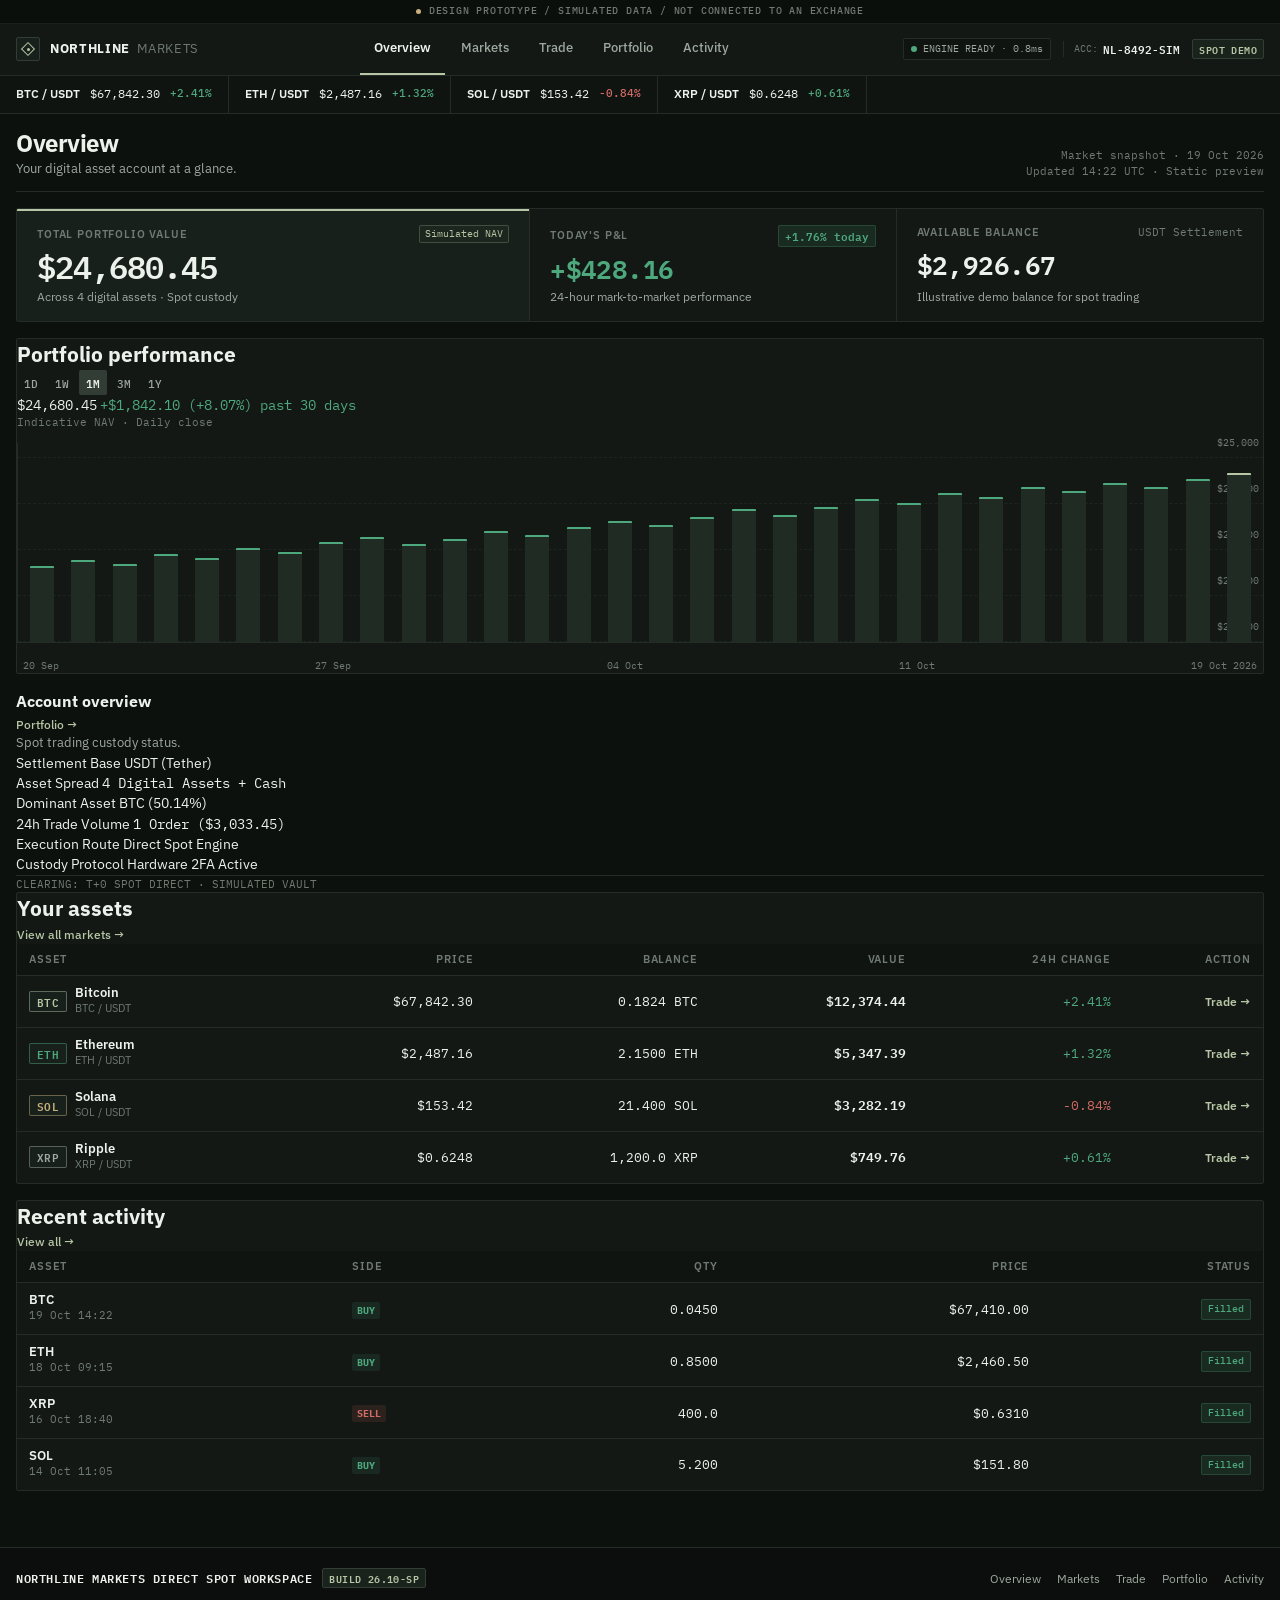
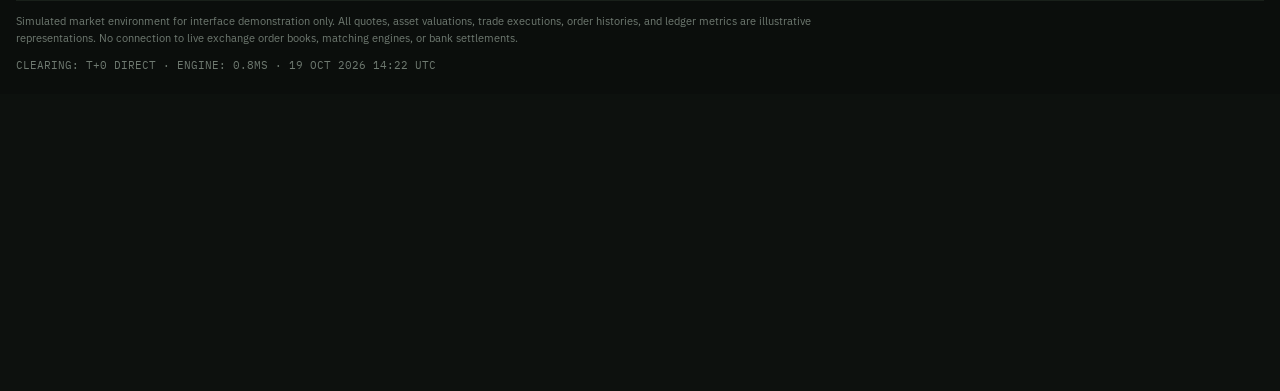
<file: index.html>
<!DOCTYPE html>
<html lang="en">
<head>
  <meta charset="UTF-8">
  <meta http-equiv="refresh" content="0; url=northline-prototype/index.html">
  <title>Northline Markets — Redirecting to Prototype</title>
  <style>
    body {
      background-color: #111512;
      color: #edf1eb;
      font-family: -apple-system, BlinkMacSystemFont, "Segoe UI", Roboto, sans-serif;
      display: flex;
      align-items: center;
      justify-content: center;
      height: 100vh;
      margin: 0;
      text-align: center;
    }
    a {
      color: #b7c6a5;
      text-decoration: underline;
    }
  </style>
</head>
<body>
  <div>
    <h2>Northline Markets Prototype</h2>
    <p>Redirecting to <a href="northline-prototype/index.html">northline-prototype/index.html</a>...</p>
  </div>
</body>
</html>
</file>
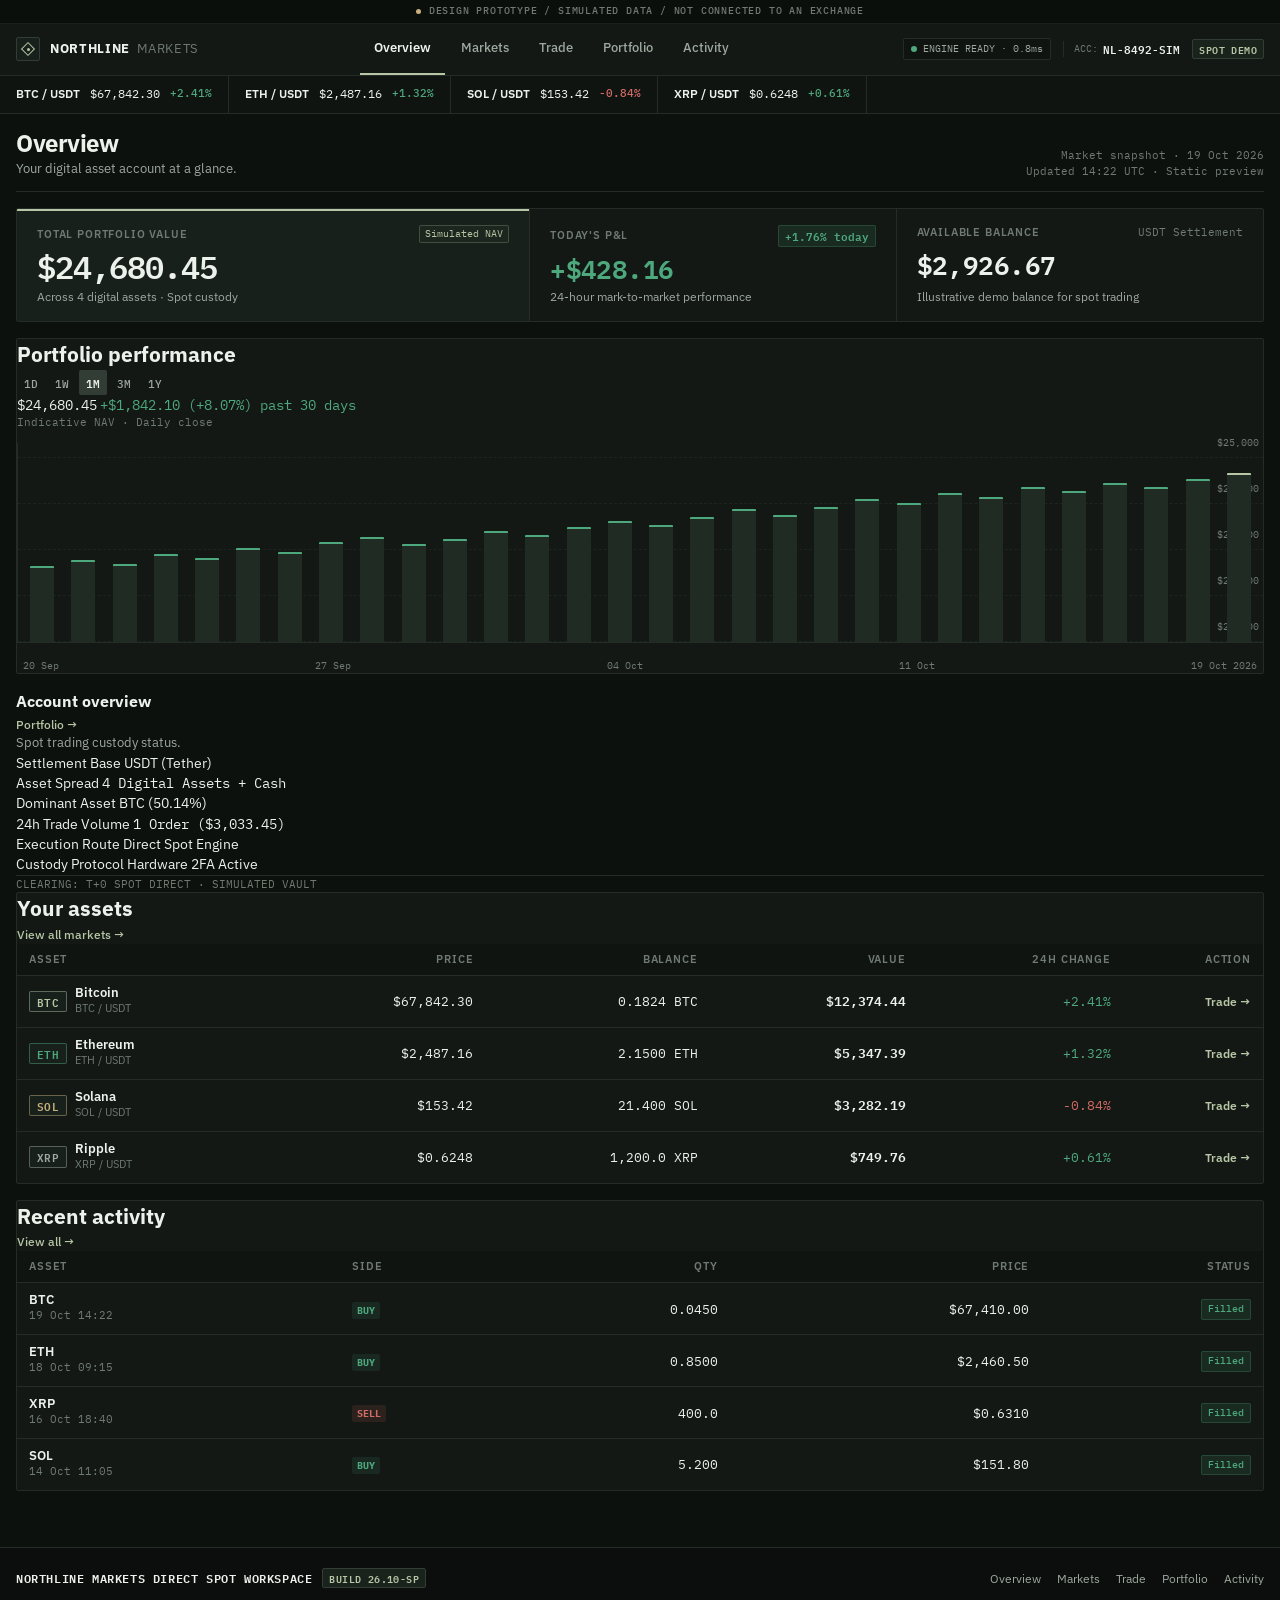
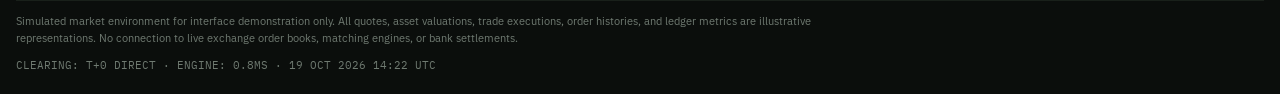
<file: northline-prototype/index.html>
<!DOCTYPE html>
<html lang="en">
<head>
  <meta charset="UTF-8">
  <meta name="viewport" content="width=device-width, initial-scale=1.0">
  <title>Northline Markets — Spot Digital Asset Workspace</title>
  <meta name="description" content="Northline Markets: Institutional-grade spot cryptocurrency trading console. Deliberate, precision-driven financial dashboard.">
  <link rel="stylesheet" href="styles.css">
</head>
<body>

  <!-- 1. SIMULATED ENVIRONMENT NOTICE STRIP -->
  <aside class="env-notice-strip" aria-label="Prototype environment notice">
    <span class="dot" aria-hidden="true"></span>
    <span>Design Prototype / Simulated Data / Not Connected To An Exchange</span>
  </aside>

  <!-- 2. MAIN NAVIGATION -->
  <header class="main-header" role="banner">
    <div class="header-container">
      <a href="index.html" class="brand-link" aria-label="Northline Markets Home">
        <div class="brand-mark" aria-hidden="true"></div>
        <div class="brand-name">Northline <span>Markets</span></div>
      </a>

      <nav class="nav-menu" aria-label="Primary application navigation">
        <a href="index.html" class="nav-link active" aria-current="page">Overview</a>
        <a href="markets.html" class="nav-link">Markets</a>
        <a href="trade.html" class="nav-link">Trade</a>
        <a href="portfolio.html" class="nav-link">Portfolio</a>
        <a href="activity.html" class="nav-link">Activity</a>
      </nav>

      <!-- Purposeful Financial Readout (Zero AI Dummy Chrome) -->
      <div class="header-actions">
        <div class="system-status-indicator" title="Trading Engine Connection Status">
          <span class="status-pulse-dot" aria-hidden="true"></span>
          <span class="system-status-label">ENGINE READY &middot; 0.8ms</span>
        </div>
        <div class="account-vault-id" title="Institutional Simulated Account Number">
          <span class="account-id-label">ACC:</span>
          <span class="account-id-val mono">NL-8492-SIM</span>
        </div>
        <span class="account-type-tag">SPOT DEMO</span>
      </div>
    </div>
  </header>

  <!-- 3. COMPACT MARKET TICKER -->
  <div class="market-ticker-bar" aria-label="Live market indicative ticker">
    <div class="ticker-container">
      <a href="trade.html" class="ticker-item" aria-label="Bitcoin indicative price">
        <span class="ticker-pair">BTC / USDT</span>
        <span class="ticker-price tabular-nums">$67,842.30</span>
        <span class="ticker-change pos tabular-nums">+2.41%</span>
      </a>
      <a href="trade.html" class="ticker-item" aria-label="Ethereum indicative price">
        <span class="ticker-pair">ETH / USDT</span>
        <span class="ticker-price tabular-nums">$2,487.16</span>
        <span class="ticker-change pos tabular-nums">+1.32%</span>
      </a>
      <a href="trade.html" class="ticker-item" aria-label="Solana indicative price">
        <span class="ticker-pair">SOL / USDT</span>
        <span class="ticker-price tabular-nums">$153.42</span>
        <span class="ticker-change neg tabular-nums">-0.84%</span>
      </a>
      <a href="trade.html" class="ticker-item" aria-label="Ripple indicative price">
        <span class="ticker-pair">XRP / USDT</span>
        <span class="ticker-price tabular-nums">$0.6248</span>
        <span class="ticker-change pos tabular-nums">+0.61%</span>
      </a>
    </div>
  </div>

  <!-- 4. APP MAIN CONTENT -->
  <main class="app-main" id="main-content">

    <!-- Page Heading -->
    <section class="page-header" aria-labelledby="overview-title">
      <div>
        <h1 class="page-title" id="overview-title">Overview</h1>
        <p class="page-subtitle">Your digital asset account at a glance.</p>
      </div>
      <div class="header-meta">
        <div>Market snapshot &middot; 19 Oct 2026</div>
        <div class="muted">Updated 14:22 UTC &middot; Static preview</div>
      </div>
    </section>

    <!-- Section B: Integrated Financial Ledger Bar (Replaces 3-card generic grid) -->
    <section class="account-ledger-bar" aria-label="Account financial ledger summary">
      <div class="ledger-bay primary-bay">
        <div class="ledger-label-row">
          <span class="ledger-label">Total portfolio value</span>
          <span class="ledger-tag">Simulated NAV</span>
        </div>
        <div class="ledger-val-primary mono tabular-nums">$24,680.45</div>
        <div class="ledger-sub-text">Across 4 digital assets &middot; Spot custody</div>
      </div>

      <div class="ledger-bay">
        <div class="ledger-label-row">
          <span class="ledger-label">Today's P&amp;L</span>
          <span class="ledger-delta-pill pos mono">+1.76% today</span>
        </div>
        <div class="ledger-val-stat pos mono tabular-nums">+$428.16</div>
        <div class="ledger-sub-text">24-hour mark-to-market performance</div>
      </div>

      <div class="ledger-bay">
        <div class="ledger-label-row">
          <span class="ledger-label">Available balance</span>
          <span class="ledger-currency-label mono">USDT Settlement</span>
        </div>
        <div class="ledger-val-stat mono tabular-nums">$2,926.67</div>
        <div class="ledger-sub-text">Illustrative demo balance for spot trading</div>
      </div>
    </section>

    <!-- Section C: Portfolio Performance + Account Structure Grid -->
    <div class="overview-mid-grid">
      
      <!-- Primary Performance Chart Panel -->
      <section class="section-panel" aria-labelledby="perf-chart-title">
        <div class="section-header">
          <div>
            <h2 class="section-title" id="perf-chart-title">Portfolio performance</h2>
          </div>
          <div class="period-selector" role="group" aria-label="Chart time period selector">
            <button type="button" class="period-btn">1D</button>
            <button type="button" class="period-btn">1W</button>
            <button type="button" class="period-btn active" aria-pressed="true">1M</button>
            <button type="button" class="period-btn">3M</button>
            <button type="button" class="period-btn">1Y</button>
          </div>
        </div>

        <div class="perf-chart-container">
          <div class="perf-chart-header">
            <div class="perf-chart-metric">
              <span class="perf-chart-current tabular-nums">$24,680.45</span>
              <span class="perf-chart-gain pos tabular-nums">+$1,842.10 (+8.07%) past 30 days</span>
            </div>
            <div class="muted mono" style="font-size: 11px;">Indicative NAV &middot; Daily close</div>
          </div>

          <!-- Pure HTML & CSS Performance Chart -->
          <div class="perf-chart-canvas" aria-label="30-day portfolio performance bar chart">
            
            <!-- Fine Horizontal Gridlines -->
            <div class="perf-grid-lines" aria-hidden="true">
              <div class="perf-grid-line"><span class="perf-grid-label tabular-nums">$25,000</span></div>
              <div class="perf-grid-line"><span class="perf-grid-label tabular-nums">$24,000</span></div>
              <div class="perf-grid-line"><span class="perf-grid-label tabular-nums">$23,000</span></div>
              <div class="perf-grid-line"><span class="perf-grid-label tabular-nums">$22,000</span></div>
              <div class="perf-grid-line"><span class="perf-grid-label tabular-nums">$21,000</span></div>
            </div>

            <!-- 30 Calibrated Performance Columns (20 Sep to 19 Oct 2026) -->
            <div class="perf-bars" role="img" aria-label="Daily valuation trend over past 30 days">
              <div class="perf-col"><div class="perf-bar" style="height: 38%;"></div><div class="perf-tooltip">20 Sep: $22,838</div></div>
              <div class="perf-col"><div class="perf-bar" style="height: 41%;"></div><div class="perf-tooltip">21 Sep: $22,940</div></div>
              <div class="perf-col"><div class="perf-bar" style="height: 39%;"></div><div class="perf-tooltip">22 Sep: $22,890</div></div>
              <div class="perf-col"><div class="perf-bar" style="height: 44%;"></div><div class="perf-tooltip">23 Sep: $23,050</div></div>
              <div class="perf-col"><div class="perf-bar" style="height: 42%;"></div><div class="perf-tooltip">24 Sep: $22,990</div></div>
              <div class="perf-col"><div class="perf-bar" style="height: 47%;"></div><div class="perf-tooltip">25 Sep: $23,180</div></div>
              <div class="perf-col"><div class="perf-bar" style="height: 45%;"></div><div class="perf-tooltip">26 Sep: $23,110</div></div>
              <div class="perf-col"><div class="perf-bar" style="height: 50%;"></div><div class="perf-tooltip">27 Sep: $23,320</div></div>
              <div class="perf-col"><div class="perf-bar" style="height: 53%;"></div><div class="perf-tooltip">28 Sep: $23,450</div></div>
              <div class="perf-col"><div class="perf-bar" style="height: 49%;"></div><div class="perf-tooltip">29 Sep: $23,280</div></div>
              <div class="perf-col"><div class="perf-bar" style="height: 52%;"></div><div class="perf-tooltip">30 Sep: $23,410</div></div>
              <div class="perf-col"><div class="perf-bar" style="height: 56%;"></div><div class="perf-tooltip">01 Oct: $23,590</div></div>
              <div class="perf-col"><div class="perf-bar" style="height: 54%;"></div><div class="perf-tooltip">02 Oct: $23,510</div></div>
              <div class="perf-col"><div class="perf-bar" style="height: 58%;"></div><div class="perf-tooltip">03 Oct: $23,680</div></div>
              <div class="perf-col"><div class="perf-bar" style="height: 61%;"></div><div class="perf-tooltip">04 Oct: $23,800</div></div>
              <div class="perf-col"><div class="perf-bar" style="height: 59%;"></div><div class="perf-tooltip">05 Oct: $23,720</div></div>
              <div class="perf-col"><div class="perf-bar" style="height: 63%;"></div><div class="perf-tooltip">06 Oct: $23,890</div></div>
              <div class="perf-col"><div class="perf-bar" style="height: 67%;"></div><div class="perf-tooltip">07 Oct: $24,050</div></div>
              <div class="perf-col"><div class="perf-bar" style="height: 64%;"></div><div class="perf-tooltip">08 Oct: $23,940</div></div>
              <div class="perf-col"><div class="perf-bar" style="height: 68%;"></div><div class="perf-tooltip">09 Oct: $24,110</div></div>
              <div class="perf-col"><div class="perf-bar" style="height: 72%;"></div><div class="perf-tooltip">10 Oct: $24,280</div></div>
              <div class="perf-col"><div class="perf-bar" style="height: 70%;"></div><div class="perf-tooltip">11 Oct: $24,190</div></div>
              <div class="perf-col"><div class="perf-bar" style="height: 75%;"></div><div class="perf-tooltip">12 Oct: $24,390</div></div>
              <div class="perf-col"><div class="perf-bar" style="height: 73%;"></div><div class="perf-tooltip">13 Oct: $24,310</div></div>
              <div class="perf-col"><div class="perf-bar" style="height: 78%;"></div><div class="perf-tooltip">14 Oct: $24,500</div></div>
              <div class="perf-col"><div class="perf-bar" style="height: 76%;"></div><div class="perf-tooltip">15 Oct: $24,420</div></div>
              <div class="perf-col"><div class="perf-bar" style="height: 80%;"></div><div class="perf-tooltip">16 Oct: $24,570</div></div>
              <div class="perf-col"><div class="perf-bar" style="height: 78%;"></div><div class="perf-tooltip">17 Oct: $24,490</div></div>
              <div class="perf-col"><div class="perf-bar" style="height: 82%;"></div><div class="perf-tooltip">18 Oct: $24,620</div></div>
              <div class="perf-col"><div class="perf-bar" style="height: 85%; border-top-color: var(--accent);"></div><div class="perf-tooltip">19 Oct: $24,680.45</div></div>
            </div>
          </div>

          <!-- Time Axis -->
          <div class="perf-time-axis" aria-hidden="true">
            <span>20 Sep</span>
            <span>27 Sep</span>
            <span>04 Oct</span>
            <span>11 Oct</span>
            <span>19 Oct 2026</span>
          </div>
        </div>
      </section>

      <!-- Secondary Right Region: Institutional Custody Summary -->
      <section class="account-detail-panel" aria-labelledby="account-summary-title">
        <div>
          <div class="section-header" style="margin-bottom: var(--space-8);">
            <h2 class="section-title" id="account-summary-title" style="font-size: 16px;">Account overview</h2>
            <a href="portfolio.html" class="section-action-link">Portfolio &rarr;</a>
          </div>
          <p class="sec" style="font-size: 13px;">Spot trading custody status.</p>

          <div class="account-detail-list">
            <div class="account-detail-item">
              <span class="detail-label">Settlement Base</span>
              <span class="detail-val">USDT (Tether)</span>
            </div>
            <div class="account-detail-item">
              <span class="detail-label">Asset Spread</span>
              <span class="detail-val tabular-nums">4 Digital Assets + Cash</span>
            </div>
            <div class="account-detail-item">
              <span class="detail-label">Dominant Asset</span>
              <span class="detail-val">BTC (50.14%)</span>
            </div>
            <div class="account-detail-item">
              <span class="detail-label">24h Trade Volume</span>
              <span class="detail-val tabular-nums">1 Order ($3,033.45)</span>
            </div>
            <div class="account-detail-item">
              <span class="detail-label">Execution Route</span>
              <span class="detail-val">Direct Spot Engine</span>
            </div>
            <div class="account-detail-item">
              <span class="detail-label">Custody Protocol</span>
              <span class="security-status-badge">Hardware 2FA Active</span>
            </div>
          </div>
        </div>

        <div style="margin-top: var(--space-16); padding-top: var(--space-12); border-top: 1px solid var(--border);">
          <div class="muted mono" style="font-size: 11px; line-height: 1.5;">
            CLEARING: T+0 SPOT DIRECT &middot; SIMULATED VAULT
          </div>
        </div>
      </section>

    </div>

    <!-- Section D & Section E: Asset Holdings & Recent Activity -->
    <div class="overview-bottom-grid">
      
      <!-- Section D: Asset Holdings Table -->
      <section class="section-panel" aria-labelledby="holdings-title">
        <div class="section-header">
          <div>
            <h2 class="section-title" id="holdings-title">Your assets</h2>
          </div>
          <a href="markets.html" class="section-action-link">View all markets &rarr;</a>
        </div>

        <div class="table-container">
          <table class="financial-table" aria-label="Current cryptocurrency portfolio holdings">
            <thead>
              <tr>
                <th scope="col">Asset</th>
                <th scope="col" class="align-right">Price</th>
                <th scope="col" class="align-right">Balance</th>
                <th scope="col" class="align-right">Value</th>
                <th scope="col" class="align-right">24h change</th>
                <th scope="col" class="align-right">Action</th>
              </tr>
            </thead>
            <tbody>
              <tr>
                <td>
                  <div class="asset-identity">
                    <span class="asset-badge btc">BTC</span>
                    <div class="asset-names">
                      <span class="asset-symbol">Bitcoin</span>
                      <span class="asset-name">BTC / USDT</span>
                    </div>
                  </div>
                </td>
                <td class="align-right tabular-nums mono">$67,842.30</td>
                <td class="align-right tabular-nums mono">0.1824 BTC</td>
                <td class="align-right tabular-nums mono" style="font-weight: 600;">$12,374.44</td>
                <td class="align-right tabular-nums mono pos">+2.41%</td>
                <td class="align-right">
                  <a href="trade.html" class="section-action-link" style="font-weight: 600;">Trade &rarr;</a>
                </td>
              </tr>
              <tr>
                <td>
                  <div class="asset-identity">
                    <span class="asset-badge eth">ETH</span>
                    <div class="asset-names">
                      <span class="asset-symbol">Ethereum</span>
                      <span class="asset-name">ETH / USDT</span>
                    </div>
                  </div>
                </td>
                <td class="align-right tabular-nums mono">$2,487.16</td>
                <td class="align-right tabular-nums mono">2.1500 ETH</td>
                <td class="align-right tabular-nums mono" style="font-weight: 600;">$5,347.39</td>
                <td class="align-right tabular-nums mono pos">+1.32%</td>
                <td class="align-right">
                  <a href="trade.html" class="section-action-link" style="font-weight: 600;">Trade &rarr;</a>
                </td>
              </tr>
              <tr>
                <td>
                  <div class="asset-identity">
                    <span class="asset-badge sol">SOL</span>
                    <div class="asset-names">
                      <span class="asset-symbol">Solana</span>
                      <span class="asset-name">SOL / USDT</span>
                    </div>
                  </div>
                </td>
                <td class="align-right tabular-nums mono">$153.42</td>
                <td class="align-right tabular-nums mono">21.400 SOL</td>
                <td class="align-right tabular-nums mono" style="font-weight: 600;">$3,282.19</td>
                <td class="align-right tabular-nums mono neg">-0.84%</td>
                <td class="align-right">
                  <a href="trade.html" class="section-action-link" style="font-weight: 600;">Trade &rarr;</a>
                </td>
              </tr>
              <tr>
                <td>
                  <div class="asset-identity">
                    <span class="asset-badge xrp">XRP</span>
                    <div class="asset-names">
                      <span class="asset-symbol">Ripple</span>
                      <span class="asset-name">XRP / USDT</span>
                    </div>
                  </div>
                </td>
                <td class="align-right tabular-nums mono">$0.6248</td>
                <td class="align-right tabular-nums mono">1,200.0 XRP</td>
                <td class="align-right tabular-nums mono" style="font-weight: 600;">$749.76</td>
                <td class="align-right tabular-nums mono pos">+0.61%</td>
                <td class="align-right">
                  <a href="trade.html" class="section-action-link" style="font-weight: 600;">Trade &rarr;</a>
                </td>
              </tr>
            </tbody>
          </table>
        </div>
      </section>

      <!-- Section E: Recent Activity -->
      <section class="section-panel" aria-labelledby="activity-title">
        <div class="section-header">
          <div>
            <h2 class="section-title" id="activity-title">Recent activity</h2>
          </div>
          <a href="activity.html" class="section-action-link">View all &rarr;</a>
        </div>

        <div class="table-container">
          <table class="financial-table" aria-label="Recent simulated trade executions">
            <thead>
              <tr>
                <th scope="col">Asset</th>
                <th scope="col">Side</th>
                <th scope="col" class="align-right">Qty</th>
                <th scope="col" class="align-right">Price</th>
                <th scope="col" class="align-right">Status</th>
              </tr>
            </thead>
            <tbody>
              <tr>
                <td>
                  <div class="asset-names">
                    <span class="asset-symbol">BTC</span>
                    <span class="asset-name mono">19 Oct 14:22</span>
                  </div>
                </td>
                <td><span class="side-badge buy">Buy</span></td>
                <td class="align-right tabular-nums mono">0.0450</td>
                <td class="align-right tabular-nums mono">$67,410.00</td>
                <td class="align-right"><span class="status-pill filled">Filled</span></td>
              </tr>
              <tr>
                <td>
                  <div class="asset-names">
                    <span class="asset-symbol">ETH</span>
                    <span class="asset-name mono">18 Oct 09:15</span>
                  </div>
                </td>
                <td><span class="side-badge buy">Buy</span></td>
                <td class="align-right tabular-nums mono">0.8500</td>
                <td class="align-right tabular-nums mono">$2,460.50</td>
                <td class="align-right"><span class="status-pill filled">Filled</span></td>
              </tr>
              <tr>
                <td>
                  <div class="asset-names">
                    <span class="asset-symbol">XRP</span>
                    <span class="asset-name mono">16 Oct 18:40</span>
                  </div>
                </td>
                <td><span class="side-badge sell">Sell</span></td>
                <td class="align-right tabular-nums mono">400.0</td>
                <td class="align-right tabular-nums mono">$0.6310</td>
                <td class="align-right"><span class="status-pill filled">Filled</span></td>
              </tr>
              <tr>
                <td>
                  <div class="asset-names">
                    <span class="asset-symbol">SOL</span>
                    <span class="asset-name mono">14 Oct 11:05</span>
                  </div>
                </td>
                <td><span class="side-badge buy">Buy</span></td>
                <td class="align-right tabular-nums mono">5.200</td>
                <td class="align-right tabular-nums mono">$151.80</td>
                <td class="align-right"><span class="status-pill filled">Filled</span></td>
              </tr>
            </tbody>
          </table>
        </div>
      </section>

    </div>

  </main>

  <!-- 5. INSTITUTIONAL FINANCIAL COLOPHON FOOTER -->
  <footer class="site-footer" role="contentinfo">
    <div class="footer-container">
      <div class="footer-top-row">
        <div class="footer-brand-lockup">
          <span class="footer-brand-title">Northline Markets Direct Spot Workspace</span>
          <span class="account-type-tag">Build 26.10-SP</span>
        </div>
        <div class="footer-nav">
          <a href="index.html">Overview</a>
          <a href="markets.html">Markets</a>
          <a href="trade.html">Trade</a>
          <a href="portfolio.html">Portfolio</a>
          <a href="activity.html">Activity</a>
        </div>
      </div>
      <div class="footer-meta-row">
        <div class="footer-disclosure">
          Simulated market environment for interface demonstration only. All quotes, asset valuations, trade executions, order histories, and ledger metrics are illustrative representations. No connection to live exchange order books, matching engines, or bank settlements.
        </div>
        <div class="footer-telemetry">
          CLEARING: T+0 DIRECT &middot; ENGINE: 0.8MS &middot; 19 OCT 2026 14:22 UTC
        </div>
      </div>
    </div>
  </footer>

</body>
</html>
</file>
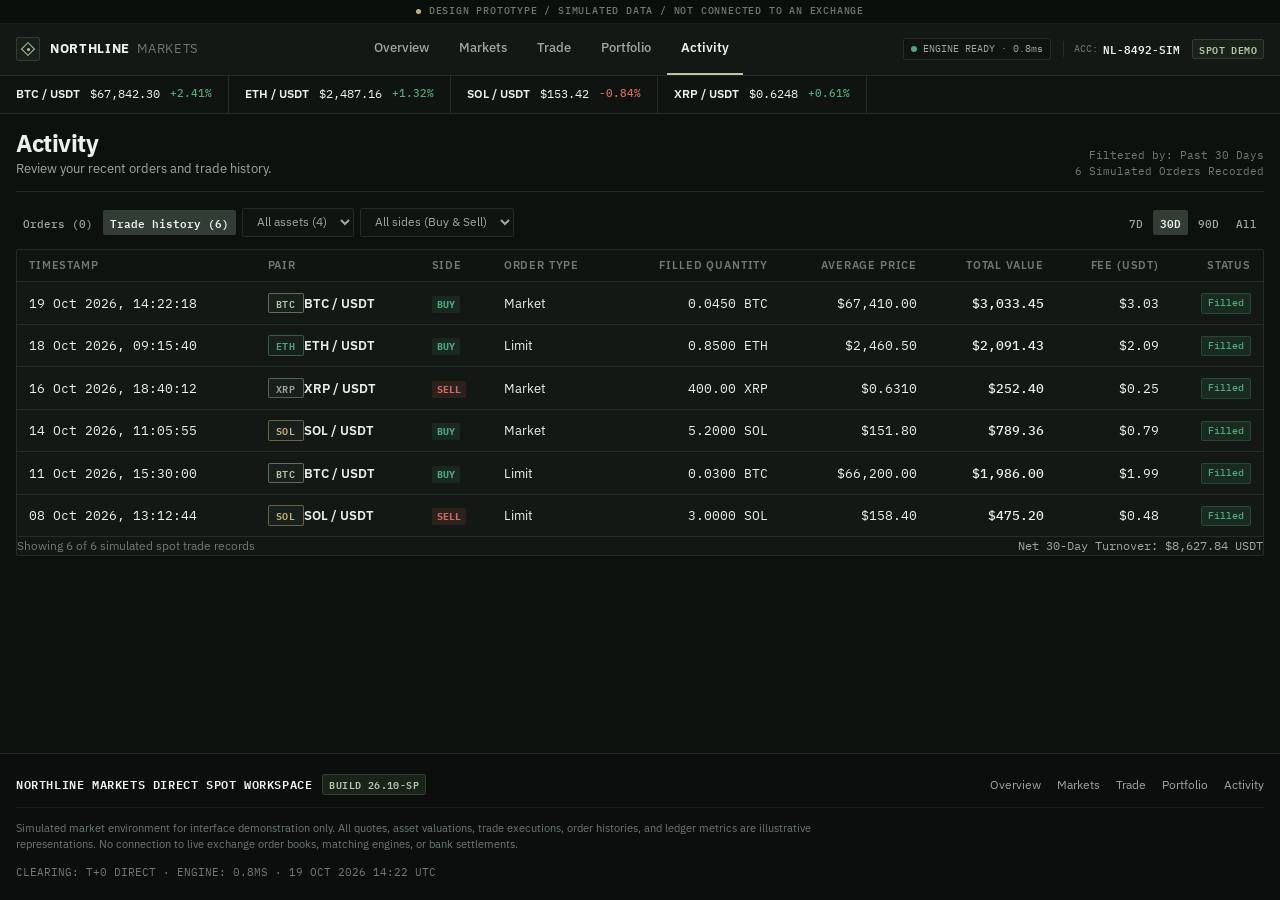
<file: northline-prototype/activity.html>
<!DOCTYPE html>
<html lang="en">
<head>
  <meta charset="UTF-8">
  <meta name="viewport" content="width=device-width, initial-scale=1.0">
  <title>Northline Markets — Order Activity & Trade History</title>
  <meta name="description" content="Northline Markets: Comprehensive audit trail of executed orders, spot trade history, and transaction fees.">
  <link rel="stylesheet" href="styles.css">
</head>
<body>

  <!-- 1. SIMULATED ENVIRONMENT NOTICE STRIP -->
  <aside class="env-notice-strip" aria-label="Prototype environment notice">
    <span class="dot" aria-hidden="true"></span>
    <span>Design Prototype / Simulated Data / Not Connected To An Exchange</span>
  </aside>

  <!-- 2. MAIN NAVIGATION -->
  <header class="main-header" role="banner">
    <div class="header-container">
      <a href="index.html" class="brand-link" aria-label="Northline Markets Home">
        <div class="brand-mark" aria-hidden="true"></div>
        <div class="brand-name">Northline <span>Markets</span></div>
      </a>

      <nav class="nav-menu" aria-label="Primary application navigation">
        <a href="index.html" class="nav-link">Overview</a>
        <a href="markets.html" class="nav-link">Markets</a>
        <a href="trade.html" class="nav-link">Trade</a>
        <a href="portfolio.html" class="nav-link">Portfolio</a>
        <a href="activity.html" class="nav-link active" aria-current="page">Activity</a>
      </nav>

      <!-- Purposeful Financial Readout (Zero AI Dummy Chrome) -->
      <div class="header-actions">
        <div class="system-status-indicator" title="Trading Engine Connection Status">
          <span class="status-pulse-dot" aria-hidden="true"></span>
          <span class="system-status-label">ENGINE READY &middot; 0.8ms</span>
        </div>
        <div class="account-vault-id" title="Institutional Simulated Account Number">
          <span class="account-id-label">ACC:</span>
          <span class="account-id-val mono">NL-8492-SIM</span>
        </div>
        <span class="account-type-tag">SPOT DEMO</span>
      </div>
    </div>
  </header>

  <!-- 3. COMPACT MARKET TICKER -->
  <div class="market-ticker-bar" aria-label="Live market indicative ticker">
    <div class="ticker-container">
      <a href="trade.html" class="ticker-item" aria-label="Bitcoin indicative price">
        <span class="ticker-pair">BTC / USDT</span>
        <span class="ticker-price tabular-nums">$67,842.30</span>
        <span class="ticker-change pos tabular-nums">+2.41%</span>
      </a>
      <a href="trade.html" class="ticker-item" aria-label="Ethereum indicative price">
        <span class="ticker-pair">ETH / USDT</span>
        <span class="ticker-price tabular-nums">$2,487.16</span>
        <span class="ticker-change pos tabular-nums">+1.32%</span>
      </a>
      <a href="trade.html" class="ticker-item" aria-label="Solana indicative price">
        <span class="ticker-pair">SOL / USDT</span>
        <span class="ticker-price tabular-nums">$153.42</span>
        <span class="ticker-change neg tabular-nums">-0.84%</span>
      </a>
      <a href="trade.html" class="ticker-item" aria-label="Ripple indicative price">
        <span class="ticker-pair">XRP / USDT</span>
        <span class="ticker-price tabular-nums">$0.6248</span>
        <span class="ticker-change pos tabular-nums">+0.61%</span>
      </a>
    </div>
  </div>

  <!-- 4. APP MAIN CONTENT -->
  <main class="app-main" id="main-content">

    <!-- Page Heading -->
    <section class="page-header" aria-labelledby="activity-title">
      <div>
        <h1 class="page-title" id="activity-title">Activity</h1>
        <p class="page-subtitle">Review your recent orders and trade history.</p>
      </div>
      <div class="header-meta">
        <div>Filtered by: Past 30 Days</div>
        <div class="muted">6 Simulated Orders Recorded</div>
      </div>
    </section>

    <!-- Activity Section Selectors & Filters -->
    <div class="filter-bar" role="toolbar" aria-label="Order activity filters">
      <div class="filter-group">
        <!-- Two Section Selectors: Orders vs Trade History -->
        <div class="period-selector" role="tablist" aria-label="Activity view mode">
          <button type="button" class="period-btn" role="tab" aria-selected="false">Orders (0)</button>
          <button type="button" class="period-btn active" role="tab" aria-selected="true">Trade history (6)</button>
        </div>

        <!-- Filter Dropdown: Asset -->
        <select class="filter-select" aria-label="Filter by cryptocurrency asset">
          <option selected>All assets (4)</option>
          <option>BTC / USDT</option>
          <option>ETH / USDT</option>
          <option>SOL / USDT</option>
          <option>XRP / USDT</option>
        </select>

        <!-- Filter Dropdown: Side -->
        <select class="filter-select" aria-label="Filter by order side">
          <option selected>All sides (Buy &amp; Sell)</option>
          <option>Buy only</option>
          <option>Sell only</option>
        </select>
      </div>

      <div class="filter-group">
        <!-- Date Range Filter -->
        <div class="period-selector" role="group" aria-label="Date range selector">
          <button type="button" class="period-btn">7D</button>
          <button type="button" class="period-btn active" aria-pressed="true">30D</button>
          <button type="button" class="period-btn">90D</button>
          <button type="button" class="period-btn">All</button>
        </div>
      </div>
    </div>

    <!-- Trade History Data Table Section -->
    <section class="section-panel" aria-labelledby="activity-table-title" style="padding: 0; overflow: hidden;">
      <h2 id="activity-table-title" class="sr-only" style="position: absolute; width: 1px; height: 1px; overflow: hidden;">Simulated Trade Execution History</h2>
      
      <div class="table-container">
        <table class="financial-table" aria-label="Executed transactions log">
          <thead>
            <tr>
              <th scope="col">Timestamp</th>
              <th scope="col">Pair</th>
              <th scope="col">Side</th>
              <th scope="col">Order type</th>
              <th scope="col" class="align-right">Filled quantity</th>
              <th scope="col" class="align-right">Average price</th>
              <th scope="col" class="align-right">Total value</th>
              <th scope="col" class="align-right">Fee (USDT)</th>
              <th scope="col" class="align-right">Status</th>
            </tr>
          </thead>
          <tbody>
            <tr>
              <td class="tabular-nums mono">19 Oct 2026, 14:22:18</td>
              <td>
                <div class="asset-identity" style="gap: var(--space-8);">
                  <span class="asset-badge btc" style="font-size: 10px; padding: 2px 5px; min-width: 36px;">BTC</span>
                  <span style="font-weight: 600;">BTC / USDT</span>
                </div>
              </td>
              <td><span class="side-badge buy">Buy</span></td>
              <td class="sec">Market</td>
              <td class="align-right tabular-nums mono">0.0450 BTC</td>
              <td class="align-right tabular-nums mono">$67,410.00</td>
              <td class="align-right tabular-nums mono" style="font-weight: 500;">$3,033.45</td>
              <td class="align-right tabular-nums mono sec">$3.03</td>
              <td class="align-right"><span class="status-pill filled">Filled</span></td>
            </tr>

            <tr>
              <td class="tabular-nums mono">18 Oct 2026, 09:15:40</td>
              <td>
                <div class="asset-identity" style="gap: var(--space-8);">
                  <span class="asset-badge eth" style="font-size: 10px; padding: 2px 5px; min-width: 36px;">ETH</span>
                  <span style="font-weight: 600;">ETH / USDT</span>
                </div>
              </td>
              <td><span class="side-badge buy">Buy</span></td>
              <td class="sec">Limit</td>
              <td class="align-right tabular-nums mono">0.8500 ETH</td>
              <td class="align-right tabular-nums mono">$2,460.50</td>
              <td class="align-right tabular-nums mono" style="font-weight: 500;">$2,091.43</td>
              <td class="align-right tabular-nums mono sec">$2.09</td>
              <td class="align-right"><span class="status-pill filled">Filled</span></td>
            </tr>

            <tr>
              <td class="tabular-nums mono">16 Oct 2026, 18:40:12</td>
              <td>
                <div class="asset-identity" style="gap: var(--space-8);">
                  <span class="asset-badge xrp" style="font-size: 10px; padding: 2px 5px; min-width: 36px;">XRP</span>
                  <span style="font-weight: 600;">XRP / USDT</span>
                </div>
              </td>
              <td><span class="side-badge sell">Sell</span></td>
              <td class="sec">Market</td>
              <td class="align-right tabular-nums mono">400.00 XRP</td>
              <td class="align-right tabular-nums mono">$0.6310</td>
              <td class="align-right tabular-nums mono" style="font-weight: 500;">$252.40</td>
              <td class="align-right tabular-nums mono sec">$0.25</td>
              <td class="align-right"><span class="status-pill filled">Filled</span></td>
            </tr>

            <tr>
              <td class="tabular-nums mono">14 Oct 2026, 11:05:55</td>
              <td>
                <div class="asset-identity" style="gap: var(--space-8);">
                  <span class="asset-badge sol" style="font-size: 10px; padding: 2px 5px; min-width: 36px;">SOL</span>
                  <span style="font-weight: 600;">SOL / USDT</span>
                </div>
              </td>
              <td><span class="side-badge buy">Buy</span></td>
              <td class="sec">Market</td>
              <td class="align-right tabular-nums mono">5.2000 SOL</td>
              <td class="align-right tabular-nums mono">$151.80</td>
              <td class="align-right tabular-nums mono" style="font-weight: 500;">$789.36</td>
              <td class="align-right tabular-nums mono sec">$0.79</td>
              <td class="align-right"><span class="status-pill filled">Filled</span></td>
            </tr>

            <tr>
              <td class="tabular-nums mono">11 Oct 2026, 15:30:00</td>
              <td>
                <div class="asset-identity" style="gap: var(--space-8);">
                  <span class="asset-badge btc" style="font-size: 10px; padding: 2px 5px; min-width: 36px;">BTC</span>
                  <span style="font-weight: 600;">BTC / USDT</span>
                </div>
              </td>
              <td><span class="side-badge buy">Buy</span></td>
              <td class="sec">Limit</td>
              <td class="align-right tabular-nums mono">0.0300 BTC</td>
              <td class="align-right tabular-nums mono">$66,200.00</td>
              <td class="align-right tabular-nums mono" style="font-weight: 500;">$1,986.00</td>
              <td class="align-right tabular-nums mono sec">$1.99</td>
              <td class="align-right"><span class="status-pill filled">Filled</span></td>
            </tr>

            <tr>
              <td class="tabular-nums mono">08 Oct 2026, 13:12:44</td>
              <td>
                <div class="asset-identity" style="gap: var(--space-8);">
                  <span class="asset-badge sol" style="font-size: 10px; padding: 2px 5px; min-width: 36px;">SOL</span>
                  <span style="font-weight: 600;">SOL / USDT</span>
                </div>
              </td>
              <td><span class="side-badge sell">Sell</span></td>
              <td class="sec">Limit</td>
              <td class="align-right tabular-nums mono">3.0000 SOL</td>
              <td class="align-right tabular-nums mono">$158.40</td>
              <td class="align-right tabular-nums mono" style="font-weight: 500;">$475.20</td>
              <td class="align-right tabular-nums mono sec">$0.48</td>
              <td class="align-right"><span class="status-pill filled">Filled</span></td>
            </tr>
          </tbody>
        </table>
      </div>

      <div style="display: flex; align-items: center; justify-content: space-between; padding: var(--space-16) var(--space-20); background-color: #131714; border-top: 1px solid var(--border); font-size: 12px;">
        <span class="muted">Showing 6 of 6 simulated spot trade records</span>
        <span class="sec mono">Net 30-Day Turnover: $8,627.84 USDT</span>
      </div>
    </section>

  </main>

  <!-- 5. INSTITUTIONAL FINANCIAL COLOPHON FOOTER -->
  <footer class="site-footer" role="contentinfo">
    <div class="footer-container">
      <div class="footer-top-row">
        <div class="footer-brand-lockup">
          <span class="footer-brand-title">Northline Markets Direct Spot Workspace</span>
          <span class="account-type-tag">Build 26.10-SP</span>
        </div>
        <div class="footer-nav">
          <a href="index.html">Overview</a>
          <a href="markets.html">Markets</a>
          <a href="trade.html">Trade</a>
          <a href="portfolio.html">Portfolio</a>
          <a href="activity.html">Activity</a>
        </div>
      </div>
      <div class="footer-meta-row">
        <div class="footer-disclosure">
          Simulated market environment for interface demonstration only. All quotes, asset valuations, trade executions, order histories, and ledger metrics are illustrative representations. No connection to live exchange order books, matching engines, or bank settlements.
        </div>
        <div class="footer-telemetry">
          CLEARING: T+0 DIRECT &middot; ENGINE: 0.8MS &middot; 19 OCT 2026 14:22 UTC
        </div>
      </div>
    </div>
  </footer>

</body>
</html>
</file>
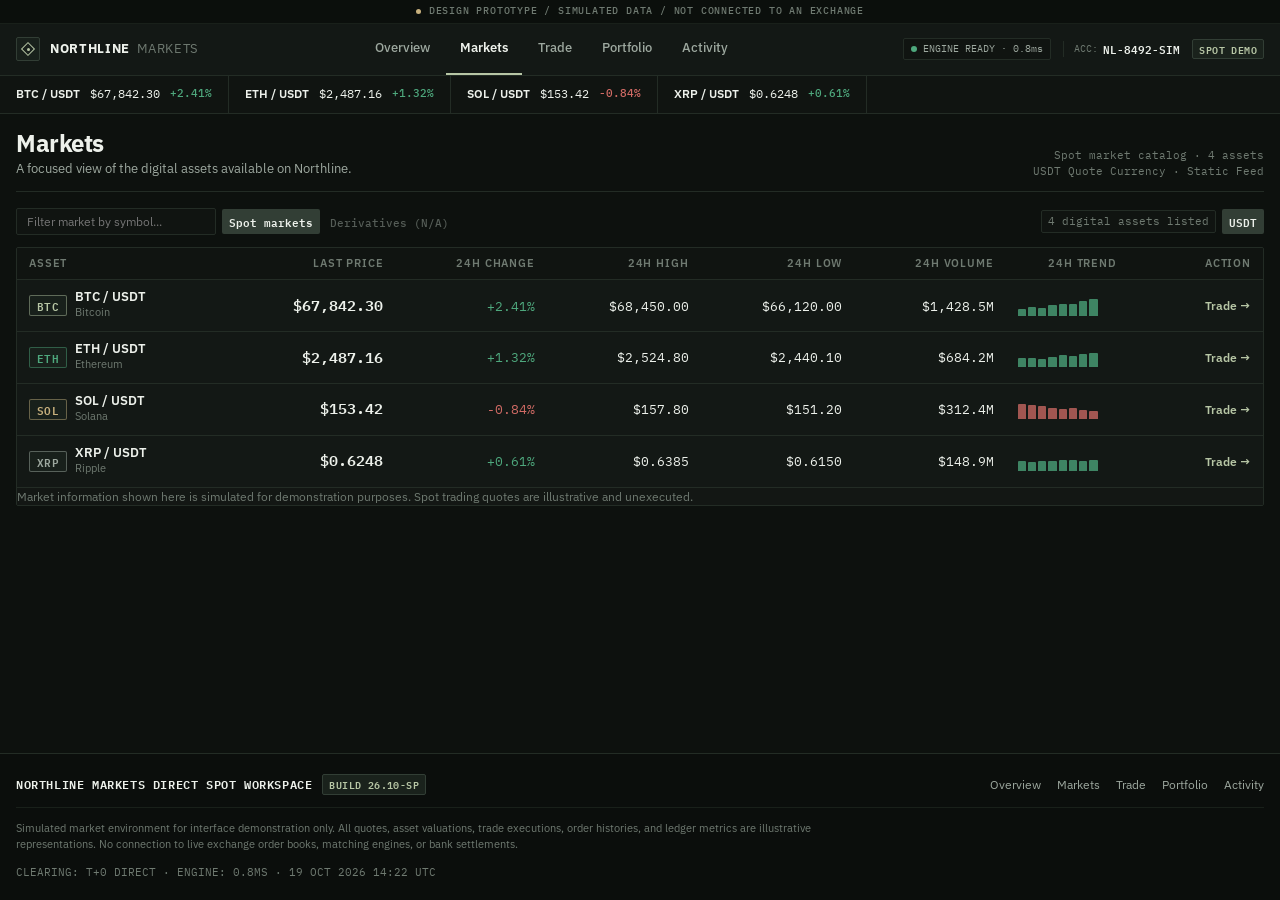
<file: northline-prototype/markets.html>
<!DOCTYPE html>
<html lang="en">
<head>
  <meta charset="UTF-8">
  <meta name="viewport" content="width=device-width, initial-scale=1.0">
  <title>Northline Markets — Digital Asset Markets</title>
  <meta name="description" content="Northline Markets: Focused view of spot digital assets with indicative prices, 24h volume, and market trends.">
  <link rel="stylesheet" href="styles.css">
</head>
<body>

  <!-- 1. SIMULATED ENVIRONMENT NOTICE STRIP -->
  <aside class="env-notice-strip" aria-label="Prototype environment notice">
    <span class="dot" aria-hidden="true"></span>
    <span>Design Prototype / Simulated Data / Not Connected To An Exchange</span>
  </aside>

  <!-- 2. MAIN NAVIGATION -->
  <header class="main-header" role="banner">
    <div class="header-container">
      <a href="index.html" class="brand-link" aria-label="Northline Markets Home">
        <div class="brand-mark" aria-hidden="true"></div>
        <div class="brand-name">Northline <span>Markets</span></div>
      </a>

      <nav class="nav-menu" aria-label="Primary application navigation">
        <a href="index.html" class="nav-link">Overview</a>
        <a href="markets.html" class="nav-link active" aria-current="page">Markets</a>
        <a href="trade.html" class="nav-link">Trade</a>
        <a href="portfolio.html" class="nav-link">Portfolio</a>
        <a href="activity.html" class="nav-link">Activity</a>
      </nav>

      <!-- Purposeful Financial Readout (Zero AI Dummy Chrome) -->
      <div class="header-actions">
        <div class="system-status-indicator" title="Trading Engine Connection Status">
          <span class="status-pulse-dot" aria-hidden="true"></span>
          <span class="system-status-label">ENGINE READY &middot; 0.8ms</span>
        </div>
        <div class="account-vault-id" title="Institutional Simulated Account Number">
          <span class="account-id-label">ACC:</span>
          <span class="account-id-val mono">NL-8492-SIM</span>
        </div>
        <span class="account-type-tag">SPOT DEMO</span>
      </div>
    </div>
  </header>

  <!-- 3. COMPACT MARKET TICKER -->
  <div class="market-ticker-bar" aria-label="Live market indicative ticker">
    <div class="ticker-container">
      <a href="trade.html" class="ticker-item" aria-label="Bitcoin indicative price">
        <span class="ticker-pair">BTC / USDT</span>
        <span class="ticker-price tabular-nums">$67,842.30</span>
        <span class="ticker-change pos tabular-nums">+2.41%</span>
      </a>
      <a href="trade.html" class="ticker-item" aria-label="Ethereum indicative price">
        <span class="ticker-pair">ETH / USDT</span>
        <span class="ticker-price tabular-nums">$2,487.16</span>
        <span class="ticker-change pos tabular-nums">+1.32%</span>
      </a>
      <a href="trade.html" class="ticker-item" aria-label="Solana indicative price">
        <span class="ticker-pair">SOL / USDT</span>
        <span class="ticker-price tabular-nums">$153.42</span>
        <span class="ticker-change neg tabular-nums">-0.84%</span>
      </a>
      <a href="trade.html" class="ticker-item" aria-label="Ripple indicative price">
        <span class="ticker-pair">XRP / USDT</span>
        <span class="ticker-price tabular-nums">$0.6248</span>
        <span class="ticker-change pos tabular-nums">+0.61%</span>
      </a>
    </div>
  </div>

  <!-- 4. APP MAIN CONTENT -->
  <main class="app-main" id="main-content">

    <!-- Page Heading -->
    <section class="page-header" aria-labelledby="markets-title">
      <div>
        <h1 class="page-title" id="markets-title">Markets</h1>
        <p class="page-subtitle">A focused view of the digital assets available on Northline.</p>
      </div>
      <div class="header-meta">
        <div>Spot market catalog &middot; 4 assets</div>
        <div class="muted">USDT Quote Currency &middot; Static Feed</div>
      </div>
    </section>

    <!-- Filter & Search Controls Bar -->
    <div class="filter-bar" role="toolbar" aria-label="Market filters">
      <div class="filter-group">
        <input type="text" class="filter-input" placeholder="Filter market by symbol..." value="" aria-label="Filter assets by name or ticker">
        
        <div class="period-selector" role="group" aria-label="Market tier selector">
          <button type="button" class="period-btn active" aria-pressed="true">Spot markets</button>
          <button type="button" class="period-btn" style="opacity: 0.5; cursor: default;">Derivatives (N/A)</button>
        </div>
      </div>

      <div class="filter-group">
        <span class="filter-badge-counter">4 digital assets listed</span>
        <div class="period-selector" role="group" aria-label="Quote currency">
          <button type="button" class="period-btn active">USDT</button>
        </div>
      </div>
    </div>

    <!-- Markets Data Table Section -->
    <section class="section-panel" aria-labelledby="market-table-heading" style="padding: 0; overflow: hidden;">
      <h2 id="market-table-heading" class="sr-only" style="position: absolute; width: 1px; height: 1px; overflow: hidden;">Spot Market Pairs List</h2>
      
      <div class="table-container">
        <table class="financial-table" aria-label="Northline spot cryptocurrency market listing">
          <thead>
            <tr>
              <th scope="col">Asset</th>
              <th scope="col" class="align-right">Last price</th>
              <th scope="col" class="align-right">24h change</th>
              <th scope="col" class="align-right">24h high</th>
              <th scope="col" class="align-right">24h low</th>
              <th scope="col" class="align-right">24h volume</th>
              <th scope="col" class="align-center">24h trend</th>
              <th scope="col" class="align-right">Action</th>
            </tr>
          </thead>
          <tbody>
            <tr>
              <td>
                <div class="asset-identity">
                  <span class="asset-badge btc">BTC</span>
                  <div class="asset-names">
                    <span class="asset-symbol">BTC / USDT</span>
                    <span class="asset-name">Bitcoin</span>
                  </div>
                </div>
              </td>
              <td class="align-right tabular-nums mono" style="font-weight: 600; font-size: 15px;">$67,842.30</td>
              <td class="align-right tabular-nums mono pos">+2.41%</td>
              <td class="align-right tabular-nums mono sec">$68,450.00</td>
              <td class="align-right tabular-nums mono sec">$66,120.00</td>
              <td class="align-right tabular-nums mono">$1,428.5M</td>
              <td class="align-center">
                <div class="sparkline-micro" aria-label="Upward trend line">
                  <div class="spark-bar" style="height: 35%;"></div>
                  <div class="spark-bar" style="height: 42%;"></div>
                  <div class="spark-bar" style="height: 40%;"></div>
                  <div class="spark-bar" style="height: 55%;"></div>
                  <div class="spark-bar" style="height: 60%;"></div>
                  <div class="spark-bar" style="height: 58%;"></div>
                  <div class="spark-bar" style="height: 72%;"></div>
                  <div class="spark-bar" style="height: 85%;"></div>
                </div>
              </td>
              <td class="align-right">
                <a href="trade.html" class="section-action-link" style="font-weight: 600;">Trade &rarr;</a>
              </td>
            </tr>

            <tr>
              <td>
                <div class="asset-identity">
                  <span class="asset-badge eth">ETH</span>
                  <div class="asset-names">
                    <span class="asset-symbol">ETH / USDT</span>
                    <span class="asset-name">Ethereum</span>
                  </div>
                </div>
              </td>
              <td class="align-right tabular-nums mono" style="font-weight: 600; font-size: 15px;">$2,487.16</td>
              <td class="align-right tabular-nums mono pos">+1.32%</td>
              <td class="align-right tabular-nums mono sec">$2,524.80</td>
              <td class="align-right tabular-nums mono sec">$2,440.10</td>
              <td class="align-right tabular-nums mono">$684.2M</td>
              <td class="align-center">
                <div class="sparkline-micro" aria-label="Mild upward trend line">
                  <div class="spark-bar" style="height: 45%;"></div>
                  <div class="spark-bar" style="height: 48%;"></div>
                  <div class="spark-bar" style="height: 42%;"></div>
                  <div class="spark-bar" style="height: 50%;"></div>
                  <div class="spark-bar" style="height: 62%;"></div>
                  <div class="spark-bar" style="height: 58%;"></div>
                  <div class="spark-bar" style="height: 68%;"></div>
                  <div class="spark-bar" style="height: 74%;"></div>
                </div>
              </td>
              <td class="align-right">
                <a href="trade.html" class="section-action-link" style="font-weight: 600;">Trade &rarr;</a>
              </td>
            </tr>

            <tr>
              <td>
                <div class="asset-identity">
                  <span class="asset-badge sol">SOL</span>
                  <div class="asset-names">
                    <span class="asset-symbol">SOL / USDT</span>
                    <span class="asset-name">Solana</span>
                  </div>
                </div>
              </td>
              <td class="align-right tabular-nums mono" style="font-weight: 600; font-size: 15px;">$153.42</td>
              <td class="align-right tabular-nums mono neg">-0.84%</td>
              <td class="align-right tabular-nums mono sec">$157.80</td>
              <td class="align-right tabular-nums mono sec">$151.20</td>
              <td class="align-right tabular-nums mono">$312.4M</td>
              <td class="align-center">
                <div class="sparkline-micro" aria-label="Downward trend line">
                  <div class="spark-bar neg" style="height: 75%;"></div>
                  <div class="spark-bar neg" style="height: 70%;"></div>
                  <div class="spark-bar neg" style="height: 65%;"></div>
                  <div class="spark-bar neg" style="height: 58%;"></div>
                  <div class="spark-bar neg" style="height: 50%;"></div>
                  <div class="spark-bar neg" style="height: 55%;"></div>
                  <div class="spark-bar neg" style="height: 48%;"></div>
                  <div class="spark-bar neg" style="height: 42%;"></div>
                </div>
              </td>
              <td class="align-right">
                <a href="trade.html" class="section-action-link" style="font-weight: 600;">Trade &rarr;</a>
              </td>
            </tr>

            <tr>
              <td>
                <div class="asset-identity">
                  <span class="asset-badge xrp">XRP</span>
                  <div class="asset-names">
                    <span class="asset-symbol">XRP / USDT</span>
                    <span class="asset-name">Ripple</span>
                  </div>
                </div>
              </td>
              <td class="align-right tabular-nums mono" style="font-weight: 600; font-size: 15px;">$0.6248</td>
              <td class="align-right tabular-nums mono pos">+0.61%</td>
              <td class="align-right tabular-nums mono sec">$0.6385</td>
              <td class="align-right tabular-nums mono sec">$0.6150</td>
              <td class="align-right tabular-nums mono">$148.9M</td>
              <td class="align-center">
                <div class="sparkline-micro" aria-label="Gradual positive trend line">
                  <div class="spark-bar" style="height: 50%;"></div>
                  <div class="spark-bar" style="height: 48%;"></div>
                  <div class="spark-bar" style="height: 52%;"></div>
                  <div class="spark-bar" style="height: 50%;"></div>
                  <div class="spark-bar" style="height: 54%;"></div>
                  <div class="spark-bar" style="height: 56%;"></div>
                  <div class="spark-bar" style="height: 53%;"></div>
                  <div class="spark-bar" style="height: 58%;"></div>
                </div>
              </td>
              <td class="align-right">
                <a href="trade.html" class="section-action-link" style="font-weight: 600;">Trade &rarr;</a>
              </td>
            </tr>
          </tbody>
        </table>
      </div>

      <!-- Footnote explanation -->
      <div style="padding: var(--space-16) var(--space-20); background-color: #131714; border-top: 1px solid var(--border);">
        <p class="muted" style="font-size: 12px;">
          Market information shown here is simulated for demonstration purposes. Spot trading quotes are illustrative and unexecuted.
        </p>
      </div>
    </section>

  </main>

  <!-- 5. INSTITUTIONAL FINANCIAL COLOPHON FOOTER -->
  <footer class="site-footer" role="contentinfo">
    <div class="footer-container">
      <div class="footer-top-row">
        <div class="footer-brand-lockup">
          <span class="footer-brand-title">Northline Markets Direct Spot Workspace</span>
          <span class="account-type-tag">Build 26.10-SP</span>
        </div>
        <div class="footer-nav">
          <a href="index.html">Overview</a>
          <a href="markets.html">Markets</a>
          <a href="trade.html">Trade</a>
          <a href="portfolio.html">Portfolio</a>
          <a href="activity.html">Activity</a>
        </div>
      </div>
      <div class="footer-meta-row">
        <div class="footer-disclosure">
          Simulated market environment for interface demonstration only. All quotes, asset valuations, trade executions, order histories, and ledger metrics are illustrative representations. No connection to live exchange order books, matching engines, or bank settlements.
        </div>
        <div class="footer-telemetry">
          CLEARING: T+0 DIRECT &middot; ENGINE: 0.8MS &middot; 19 OCT 2026 14:22 UTC
        </div>
      </div>
    </div>
  </footer>

</body>
</html>
</file>
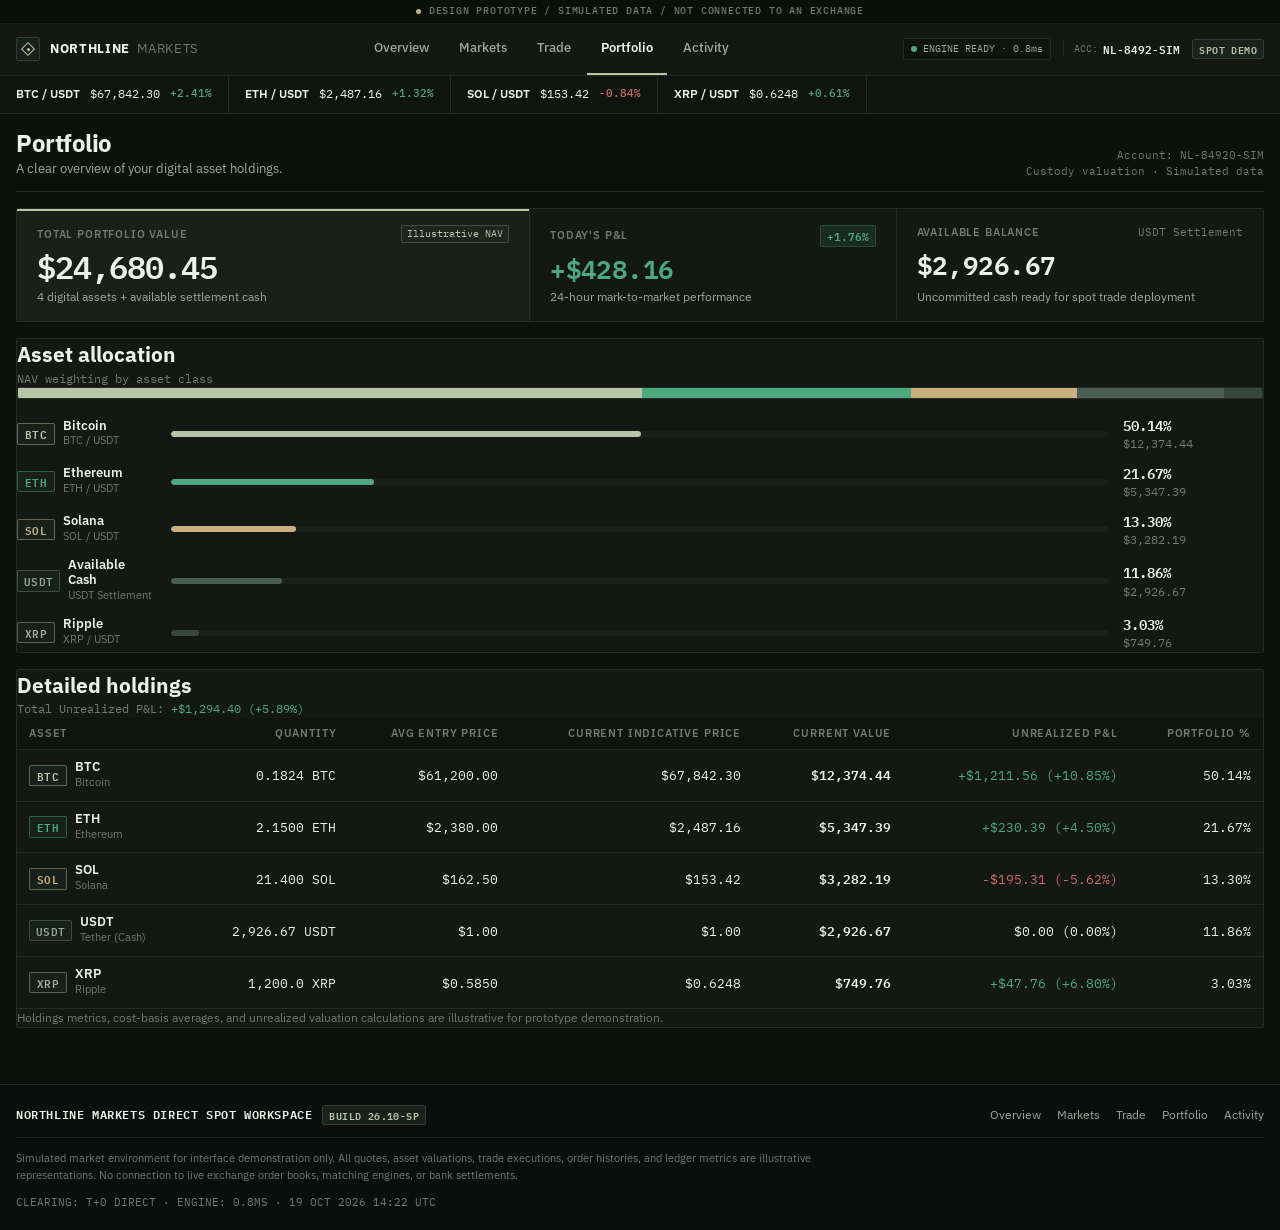
<file: northline-prototype/portfolio.html>
<!DOCTYPE html>
<html lang="en">
<head>
  <meta charset="UTF-8">
  <meta name="viewport" content="width=device-width, initial-scale=1.0">
  <title>Northline Markets — Digital Asset Portfolio</title>
  <meta name="description" content="Northline Markets: Portfolio overview, asset allocation breakdown, and comprehensive spot cryptocurrency holdings table.">
  <link rel="stylesheet" href="styles.css">
</head>
<body>

  <!-- 1. SIMULATED ENVIRONMENT NOTICE STRIP -->
  <aside class="env-notice-strip" aria-label="Prototype environment notice">
    <span class="dot" aria-hidden="true"></span>
    <span>Design Prototype / Simulated Data / Not Connected To An Exchange</span>
  </aside>

  <!-- 2. MAIN NAVIGATION -->
  <header class="main-header" role="banner">
    <div class="header-container">
      <a href="index.html" class="brand-link" aria-label="Northline Markets Home">
        <div class="brand-mark" aria-hidden="true"></div>
        <div class="brand-name">Northline <span>Markets</span></div>
      </a>

      <nav class="nav-menu" aria-label="Primary application navigation">
        <a href="index.html" class="nav-link">Overview</a>
        <a href="markets.html" class="nav-link">Markets</a>
        <a href="trade.html" class="nav-link">Trade</a>
        <a href="portfolio.html" class="nav-link active" aria-current="page">Portfolio</a>
        <a href="activity.html" class="nav-link">Activity</a>
      </nav>

      <!-- Purposeful Financial Readout (Zero AI Dummy Chrome) -->
      <div class="header-actions">
        <div class="system-status-indicator" title="Trading Engine Connection Status">
          <span class="status-pulse-dot" aria-hidden="true"></span>
          <span class="system-status-label">ENGINE READY &middot; 0.8ms</span>
        </div>
        <div class="account-vault-id" title="Institutional Simulated Account Number">
          <span class="account-id-label">ACC:</span>
          <span class="account-id-val mono">NL-8492-SIM</span>
        </div>
        <span class="account-type-tag">SPOT DEMO</span>
      </div>
    </div>
  </header>

  <!-- 3. COMPACT MARKET TICKER -->
  <div class="market-ticker-bar" aria-label="Live market indicative ticker">
    <div class="ticker-container">
      <a href="trade.html" class="ticker-item" aria-label="Bitcoin indicative price">
        <span class="ticker-pair">BTC / USDT</span>
        <span class="ticker-price tabular-nums">$67,842.30</span>
        <span class="ticker-change pos tabular-nums">+2.41%</span>
      </a>
      <a href="trade.html" class="ticker-item" aria-label="Ethereum indicative price">
        <span class="ticker-pair">ETH / USDT</span>
        <span class="ticker-price tabular-nums">$2,487.16</span>
        <span class="ticker-change pos tabular-nums">+1.32%</span>
      </a>
      <a href="trade.html" class="ticker-item" aria-label="Solana indicative price">
        <span class="ticker-pair">SOL / USDT</span>
        <span class="ticker-price tabular-nums">$153.42</span>
        <span class="ticker-change neg tabular-nums">-0.84%</span>
      </a>
      <a href="trade.html" class="ticker-item" aria-label="Ripple indicative price">
        <span class="ticker-pair">XRP / USDT</span>
        <span class="ticker-price tabular-nums">$0.6248</span>
        <span class="ticker-change pos tabular-nums">+0.61%</span>
      </a>
    </div>
  </div>

  <!-- 4. APP MAIN CONTENT -->
  <main class="app-main" id="main-content">

    <!-- Page Heading -->
    <section class="page-header" aria-labelledby="portfolio-title">
      <div>
        <h1 class="page-title" id="portfolio-title">Portfolio</h1>
        <p class="page-subtitle">A clear overview of your digital asset holdings.</p>
      </div>
      <div class="header-meta">
        <div>Account: NL-84920-SIM</div>
        <div class="muted">Custody valuation &middot; Simulated data</div>
      </div>
    </section>

    <!-- Top Financial Ledger Bar (Replaces 3-card AI trope) -->
    <section class="account-ledger-bar" aria-label="Portfolio financial summaries">
      <div class="ledger-bay primary-bay">
        <div class="ledger-label-row">
          <span class="ledger-label">Total portfolio value</span>
          <span class="ledger-tag">Illustrative NAV</span>
        </div>
        <div class="ledger-val-primary mono tabular-nums">$24,680.45</div>
        <div class="ledger-sub-text">4 digital assets + available settlement cash</div>
      </div>

      <div class="ledger-bay">
        <div class="ledger-label-row">
          <span class="ledger-label">Today's P&amp;L</span>
          <span class="ledger-delta-pill pos mono">+1.76%</span>
        </div>
        <div class="ledger-val-stat pos mono tabular-nums">+$428.16</div>
        <div class="ledger-sub-text">24-hour mark-to-market performance</div>
      </div>

      <div class="ledger-bay">
        <div class="ledger-label-row">
          <span class="ledger-label">Available balance</span>
          <span class="ledger-currency-label mono">USDT Settlement</span>
        </div>
        <div class="ledger-val-stat mono tabular-nums">$2,926.67</div>
        <div class="ledger-sub-text">Uncommitted cash ready for spot trade deployment</div>
      </div>
    </section>

    <!-- Asset Allocation Section (Horizontal Proportional Distribution) -->
    <section class="section-panel" aria-labelledby="allocation-title">
      <div class="section-header">
        <div>
          <h2 class="section-title" id="allocation-title">Asset allocation</h2>
        </div>
        <div class="muted mono" style="font-size: 12px;">NAV weighting by asset class</div>
      </div>

      <!-- Combined Proportional Distribution Bar -->
      <div class="allocation-stacked-bar" role="img" aria-label="Combined asset weight: BTC 50.1%, ETH 21.7%, SOL 13.3%, Cash 11.9%, XRP 3.0%">
        <div class="bar-segment btc" style="width: 50.14%;" title="Bitcoin: 50.14%"></div>
        <div class="bar-segment eth" style="width: 21.67%;" title="Ethereum: 21.67%"></div>
        <div class="bar-segment sol" style="width: 13.30%;" title="Solana: 13.30%"></div>
        <div class="bar-segment usdt" style="width: 11.86%;" title="Tether Cash: 11.86%"></div>
        <div class="bar-segment xrp" style="width: 3.03%;" title="Ripple: 3.03%"></div>
      </div>

      <!-- Detailed Breakdown Rows with Individual Proportion Bars -->
      <div class="allocation-breakdown-list">
        
        <div class="allocation-row-item">
          <div class="asset-identity">
            <span class="asset-badge btc">BTC</span>
            <div class="asset-names">
              <span class="asset-symbol">Bitcoin</span>
              <span class="asset-name">BTC / USDT</span>
            </div>
          </div>
          <div class="alloc-progress-track">
            <div class="alloc-progress-fill btc" style="width: 50.14%;"></div>
          </div>
          <div class="align-right">
            <div class="tabular-nums mono" style="font-weight: 600;">50.14%</div>
            <div class="muted mono" style="font-size: 12px;">$12,374.44</div>
          </div>
        </div>

        <div class="allocation-row-item">
          <div class="asset-identity">
            <span class="asset-badge eth">ETH</span>
            <div class="asset-names">
              <span class="asset-symbol">Ethereum</span>
              <span class="asset-name">ETH / USDT</span>
            </div>
          </div>
          <div class="alloc-progress-track">
            <div class="alloc-progress-fill eth" style="width: 21.67%;"></div>
          </div>
          <div class="align-right">
            <div class="tabular-nums mono" style="font-weight: 600;">21.67%</div>
            <div class="muted mono" style="font-size: 12px;">$5,347.39</div>
          </div>
        </div>

        <div class="allocation-row-item">
          <div class="asset-identity">
            <span class="asset-badge sol">SOL</span>
            <div class="asset-names">
              <span class="asset-symbol">Solana</span>
              <span class="asset-name">SOL / USDT</span>
            </div>
          </div>
          <div class="alloc-progress-track">
            <div class="alloc-progress-fill sol" style="width: 13.30%;"></div>
          </div>
          <div class="align-right">
            <div class="tabular-nums mono" style="font-weight: 600;">13.30%</div>
            <div class="muted mono" style="font-size: 12px;">$3,282.19</div>
          </div>
        </div>

        <div class="allocation-row-item">
          <div class="asset-identity">
            <span class="asset-badge usdt">USDT</span>
            <div class="asset-names">
              <span class="asset-symbol">Available Cash</span>
              <span class="asset-name">USDT Settlement</span>
            </div>
          </div>
          <div class="alloc-progress-track">
            <div class="alloc-progress-fill usdt" style="width: 11.86%;"></div>
          </div>
          <div class="align-right">
            <div class="tabular-nums mono" style="font-weight: 600;">11.86%</div>
            <div class="muted mono" style="font-size: 12px;">$2,926.67</div>
          </div>
        </div>

        <div class="allocation-row-item">
          <div class="asset-identity">
            <span class="asset-badge xrp">XRP</span>
            <div class="asset-names">
              <span class="asset-symbol">Ripple</span>
              <span class="asset-name">XRP / USDT</span>
            </div>
          </div>
          <div class="alloc-progress-track">
            <div class="alloc-progress-fill xrp" style="width: 3.03%;"></div>
          </div>
          <div class="align-right">
            <div class="tabular-nums mono" style="font-weight: 600;">3.03%</div>
            <div class="muted mono" style="font-size: 12px;">$749.76</div>
          </div>
        </div>

      </div>
    </section>

    <!-- Comprehensive Holdings Table Section -->
    <section class="section-panel" aria-labelledby="holdings-detail-title">
      <div class="section-header">
        <div>
          <h2 class="section-title" id="holdings-detail-title">Detailed holdings</h2>
        </div>
        <div class="muted mono" style="font-size: 12px;">Total Unrealized P&amp;L: <span class="pos">+$1,294.40 (+5.89%)</span></div>
      </div>

      <div class="table-container">
        <table class="financial-table" aria-label="Cryptocurrency portfolio breakdown and profit-loss table">
          <thead>
            <tr>
              <th scope="col">Asset</th>
              <th scope="col" class="align-right">Quantity</th>
              <th scope="col" class="align-right">Avg entry price</th>
              <th scope="col" class="align-right">Current indicative price</th>
              <th scope="col" class="align-right">Current value</th>
              <th scope="col" class="align-right">Unrealized P&amp;L</th>
              <th scope="col" class="align-right">Portfolio %</th>
            </tr>
          </thead>
          <tbody>
            <tr>
              <td>
                <div class="asset-identity">
                  <span class="asset-badge btc">BTC</span>
                  <div class="asset-names">
                    <span class="asset-symbol">BTC</span>
                    <span class="asset-name">Bitcoin</span>
                  </div>
                </div>
              </td>
              <td class="align-right tabular-nums mono">0.1824 BTC</td>
              <td class="align-right tabular-nums mono sec">$61,200.00</td>
              <td class="align-right tabular-nums mono">$67,842.30</td>
              <td class="align-right tabular-nums mono" style="font-weight: 600;">$12,374.44</td>
              <td class="align-right tabular-nums mono pos">+$1,211.56 (+10.85%)</td>
              <td class="align-right tabular-nums mono">50.14%</td>
            </tr>

            <tr>
              <td>
                <div class="asset-identity">
                  <span class="asset-badge eth">ETH</span>
                  <div class="asset-names">
                    <span class="asset-symbol">ETH</span>
                    <span class="asset-name">Ethereum</span>
                  </div>
                </div>
              </td>
              <td class="align-right tabular-nums mono">2.1500 ETH</td>
              <td class="align-right tabular-nums mono sec">$2,380.00</td>
              <td class="align-right tabular-nums mono">$2,487.16</td>
              <td class="align-right tabular-nums mono" style="font-weight: 600;">$5,347.39</td>
              <td class="align-right tabular-nums mono pos">+$230.39 (+4.50%)</td>
              <td class="align-right tabular-nums mono">21.67%</td>
            </tr>

            <tr>
              <td>
                <div class="asset-identity">
                  <span class="asset-badge sol">SOL</span>
                  <div class="asset-names">
                    <span class="asset-symbol">SOL</span>
                    <span class="asset-name">Solana</span>
                  </div>
                </div>
              </td>
              <td class="align-right tabular-nums mono">21.400 SOL</td>
              <td class="align-right tabular-nums mono sec">$162.50</td>
              <td class="align-right tabular-nums mono">$153.42</td>
              <td class="align-right tabular-nums mono" style="font-weight: 600;">$3,282.19</td>
              <td class="align-right tabular-nums mono neg">-$195.31 (-5.62%)</td>
              <td class="align-right tabular-nums mono">13.30%</td>
            </tr>

            <tr>
              <td>
                <div class="asset-identity">
                  <span class="asset-badge usdt">USDT</span>
                  <div class="asset-names">
                    <span class="asset-symbol">USDT</span>
                    <span class="asset-name">Tether (Cash)</span>
                  </div>
                </div>
              </td>
              <td class="align-right tabular-nums mono">2,926.67 USDT</td>
              <td class="align-right tabular-nums mono sec">$1.00</td>
              <td class="align-right tabular-nums mono">$1.00</td>
              <td class="align-right tabular-nums mono" style="font-weight: 600;">$2,926.67</td>
              <td class="align-right tabular-nums mono sec">$0.00 (0.00%)</td>
              <td class="align-right tabular-nums mono">11.86%</td>
            </tr>

            <tr>
              <td>
                <div class="asset-identity">
                  <span class="asset-badge xrp">XRP</span>
                  <div class="asset-names">
                    <span class="asset-symbol">XRP</span>
                    <span class="asset-name">Ripple</span>
                  </div>
                </div>
              </td>
              <td class="align-right tabular-nums mono">1,200.0 XRP</td>
              <td class="align-right tabular-nums mono sec">$0.5850</td>
              <td class="align-right tabular-nums mono">$0.6248</td>
              <td class="align-right tabular-nums mono" style="font-weight: 600;">$749.76</td>
              <td class="align-right tabular-nums mono pos">+$47.76 (+6.80%)</td>
              <td class="align-right tabular-nums mono">3.03%</td>
            </tr>
          </tbody>
        </table>
      </div>

      <div style="margin-top: var(--space-16); padding-top: var(--space-12); border-top: 1px solid var(--border);">
        <p class="muted" style="font-size: 12px;">
          Holdings metrics, cost-basis averages, and unrealized valuation calculations are illustrative for prototype demonstration.
        </p>
      </div>
    </section>

  </main>

  <!-- 5. INSTITUTIONAL FINANCIAL COLOPHON FOOTER -->
  <footer class="site-footer" role="contentinfo">
    <div class="footer-container">
      <div class="footer-top-row">
        <div class="footer-brand-lockup">
          <span class="footer-brand-title">Northline Markets Direct Spot Workspace</span>
          <span class="account-type-tag">Build 26.10-SP</span>
        </div>
        <div class="footer-nav">
          <a href="index.html">Overview</a>
          <a href="markets.html">Markets</a>
          <a href="trade.html">Trade</a>
          <a href="portfolio.html">Portfolio</a>
          <a href="activity.html">Activity</a>
        </div>
      </div>
      <div class="footer-meta-row">
        <div class="footer-disclosure">
          Simulated market environment for interface demonstration only. All quotes, asset valuations, trade executions, order histories, and ledger metrics are illustrative representations. No connection to live exchange order books, matching engines, or bank settlements.
        </div>
        <div class="footer-telemetry">
          CLEARING: T+0 DIRECT &middot; ENGINE: 0.8MS &middot; 19 OCT 2026 14:22 UTC
        </div>
      </div>
    </div>
  </footer>

</body>
</html>
</file>
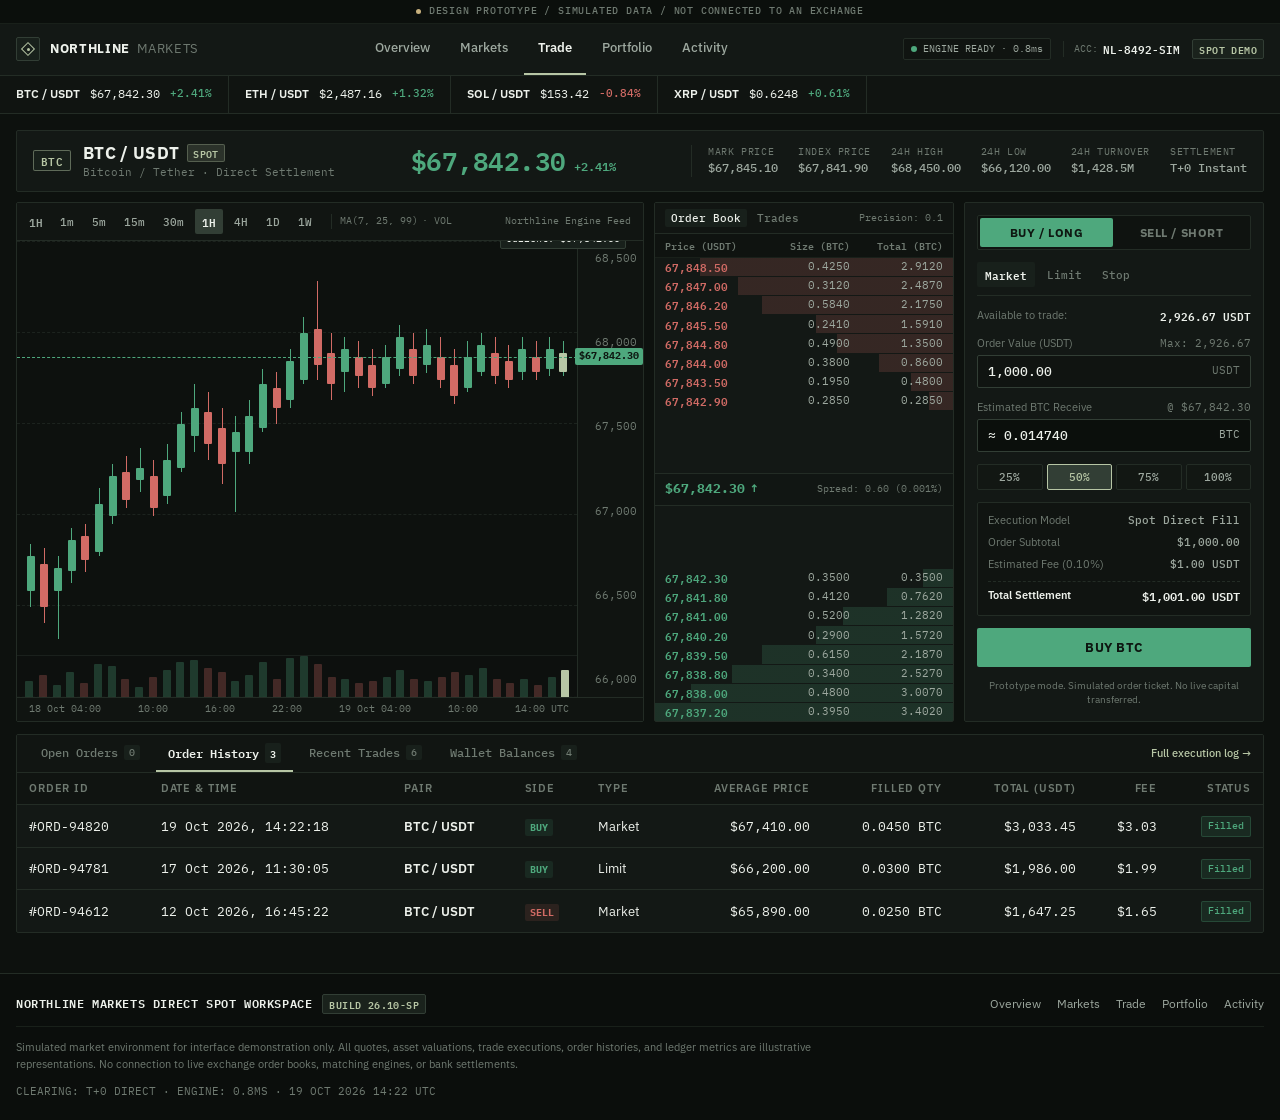
<file: northline-prototype/trade.html>
<!DOCTYPE html>
<html lang="en">
<head>
  <meta charset="UTF-8">
  <meta name="viewport" content="width=device-width, initial-scale=1.0">
  <title>Northline Markets — BTC / USDT Spot Terminal</title>
  <meta name="description" content="Delta Exchange-inspired institutional spot trading terminal with live-feel Order Book DOM, TradingView-style candlestick charting, and execution ledger.">
  <link rel="stylesheet" href="styles.css">
</head>
<body>

  <!-- 1. SIMULATED ENVIRONMENT NOTICE STRIP -->
  <aside class="env-notice-strip" aria-label="Prototype environment notice">
    <span class="dot" aria-hidden="true"></span>
    <span>Design Prototype / Simulated Data / Not Connected To An Exchange</span>
  </aside>

  <!-- 2. MAIN NAVIGATION -->
  <header class="main-header" role="banner">
    <div class="header-container">
      <a href="index.html" class="brand-link" aria-label="Northline Markets Home">
        <div class="brand-mark" aria-hidden="true"></div>
        <div class="brand-name">Northline <span>Markets</span></div>
      </a>

      <nav class="nav-menu" aria-label="Primary application navigation">
        <a href="index.html" class="nav-link">Overview</a>
        <a href="markets.html" class="nav-link">Markets</a>
        <a href="trade.html" class="nav-link active" aria-current="page">Trade</a>
        <a href="portfolio.html" class="nav-link">Portfolio</a>
        <a href="activity.html" class="nav-link">Activity</a>
      </nav>

      <div class="header-actions">
        <div class="system-status-indicator" title="Trading Engine Connection Status">
          <span class="status-pulse-dot" aria-hidden="true"></span>
          <span class="system-status-label">ENGINE READY &middot; 0.8ms</span>
        </div>
        <div class="account-vault-id" title="Institutional Simulated Account Number">
          <span class="account-id-label">ACC:</span>
          <span class="account-id-val mono">NL-8492-SIM</span>
        </div>
        <span class="account-type-tag">SPOT DEMO</span>
      </div>
    </div>
  </header>

  <!-- 3. COMPACT MARKET TICKER -->
  <div class="market-ticker-bar" aria-label="Live market indicative ticker">
    <div class="ticker-container">
      <a href="trade.html" class="ticker-item" aria-label="Bitcoin indicative price">
        <span class="ticker-pair">BTC / USDT</span>
        <span class="ticker-price tabular-nums">$67,842.30</span>
        <span class="ticker-change pos tabular-nums">+2.41%</span>
      </a>
      <a href="trade.html" class="ticker-item" aria-label="Ethereum indicative price">
        <span class="ticker-pair">ETH / USDT</span>
        <span class="ticker-price tabular-nums">$2,487.16</span>
        <span class="ticker-change pos tabular-nums">+1.32%</span>
      </a>
      <a href="trade.html" class="ticker-item" aria-label="Solana indicative price">
        <span class="ticker-pair">SOL / USDT</span>
        <span class="ticker-price tabular-nums">$153.42</span>
        <span class="ticker-change neg tabular-nums">-0.84%</span>
      </a>
      <a href="trade.html" class="ticker-item" aria-label="Ripple indicative price">
        <span class="ticker-pair">XRP / USDT</span>
        <span class="ticker-price tabular-nums">$0.6248</span>
        <span class="ticker-change pos tabular-nums">+0.61%</span>
      </a>
    </div>
  </div>

  <!-- 4. APP MAIN WORKSPACE -->
  <main class="app-main" id="main-content">

    <!-- Selected Contract Header Strip (Delta Exchange Standard) -->
    <section class="market-contract-strip" aria-label="Selected contract stats bar">
      <div class="contract-selector-block">
        <span class="asset-badge btc">BTC</span>
        <div>
          <h1 class="contract-title">
            <span>BTC / USDT</span>
            <span class="contract-tag-spot">SPOT</span>
          </h1>
          <div class="muted mono" style="font-size: 11px;">Bitcoin / Tether &middot; Direct Settlement</div>
        </div>
      </div>

      <div class="contract-ltp-group">
        <div class="contract-ltp pos tabular-nums">$67,842.30</div>
        <div class="mono pos" style="font-size: 12px; font-weight: 600;">+2.41%</div>
      </div>

      <div class="contract-metrics-row">
        <div class="contract-metric-item">
          <span class="contract-metric-label">Mark Price</span>
          <span class="contract-metric-val tabular-nums">$67,845.10</span>
        </div>
        <div class="contract-metric-item">
          <span class="contract-metric-label">Index Price</span>
          <span class="contract-metric-val tabular-nums">$67,841.90</span>
        </div>
        <div class="contract-metric-item">
          <span class="contract-metric-label">24h High</span>
          <span class="contract-metric-val tabular-nums">$68,450.00</span>
        </div>
        <div class="contract-metric-item">
          <span class="contract-metric-label">24h Low</span>
          <span class="contract-metric-val tabular-nums">$66,120.00</span>
        </div>
        <div class="contract-metric-item">
          <span class="contract-metric-label">24h Turnover</span>
          <span class="contract-metric-val tabular-nums">$1,428.5M</span>
        </div>
        <div class="contract-metric-item">
          <span class="contract-metric-label">Settlement</span>
          <span class="contract-metric-val tabular-nums">T+0 Instant</span>
        </div>
      </div>
    </section>

    <!-- 3-Pane Modular Terminal Grid (Chart | Order Book DOM | Order Ticket) -->
    <div class="delta-trading-grid">

      <!-- Pane 1: TradingView Style Candlestick Chart -->
      <section class="chart-workspace-container" aria-labelledby="chart-header-title">
        <div class="chart-toolbar-strip">
          <div class="chart-tools-left">
            <span id="chart-header-title" class="mono sec" style="font-size: 11px; font-weight: 600; margin-right: 6px;">1H</span>
            <button type="button" class="period-btn">1m</button>
            <button type="button" class="period-btn">5m</button>
            <button type="button" class="period-btn">15m</button>
            <button type="button" class="period-btn">30m</button>
            <button type="button" class="period-btn active" aria-pressed="true">1H</button>
            <button type="button" class="period-btn">4H</button>
            <button type="button" class="period-btn">1D</button>
            <button type="button" class="period-btn">1W</button>
            <span class="chart-studies-label">
              <span>MA(7, 25, 99)</span>
              <span>&middot; VOL</span>
            </span>
          </div>
          <div class="muted mono" style="font-size: 10px;">Northline Engine Feed</div>
        </div>

        <div class="candlestick-stage" role="region" aria-label="Candlestick chart visualizer">
          <div class="chart-body-area">
            <div class="chart-plot-area">
              <div class="candle-gridlines" aria-hidden="true">
                <div class="candle-gridline"></div>
                <div class="candle-gridline"></div>
                <div class="candle-gridline"></div>
                <div class="candle-gridline"></div>
                <div class="candle-gridline"></div>
                <div class="candle-gridline"></div>
              </div>

              <div class="current-price-line" style="top: 25.5%;">
                <div class="current-price-badge tabular-nums">$67,842.30</div>
              </div>

              <!-- 40 Realistic 1-Hour Candlesticks with Natural Irregular Movement -->
              <div class="candles-track">
                <div class="candle-unit bullish"><div class="candle-wick" style="top: 72%; bottom: 12%;"></div><div class="candle-body" style="top: 75%; height: 9%;"></div><div class="candle-tooltip">O: 66,280 C: 66,450</div></div>
                <div class="candle-unit bearish"><div class="candle-wick" style="top: 73%; bottom: 8%;"></div><div class="candle-body" style="top: 77%; height: 11%;"></div><div class="candle-tooltip">O: 66,450 C: 66,180</div></div>
                <div class="candle-unit bullish"><div class="candle-wick" style="top: 75%; bottom: 4%;"></div><div class="candle-body" style="top: 78%; height: 6%;"></div><div class="candle-tooltip">O: 66,180 C: 66,320</div></div>
                <div class="candle-unit bullish"><div class="candle-wick" style="top: 68%; bottom: 18%;"></div><div class="candle-body" style="top: 71%; height: 8%;"></div><div class="candle-tooltip">O: 66,320 C: 66,540</div></div>
                <div class="candle-unit bearish"><div class="candle-wick" style="top: 67%; bottom: 21%;"></div><div class="candle-body" style="top: 70%; height: 6%;"></div><div class="candle-tooltip">O: 66,540 C: 66,410</div></div>
                <div class="candle-unit bullish"><div class="candle-wick" style="top: 58%; bottom: 25%;"></div><div class="candle-body" style="top: 62%; height: 12%;"></div><div class="candle-tooltip">O: 66,410 C: 66,730</div></div>
                <div class="candle-unit bullish"><div class="candle-wick" style="top: 52%; bottom: 33%;"></div><div class="candle-body" style="top: 55%; height: 10%;"></div><div class="candle-tooltip">O: 66,730 C: 66,980</div></div>
                <div class="candle-unit bearish"><div class="candle-wick" style="top: 50%; bottom: 37%;"></div><div class="candle-body" style="top: 54%; height: 7%;"></div><div class="candle-tooltip">O: 66,980 C: 66,820</div></div>
                <div class="candle-unit bullish"><div class="candle-wick" style="top: 48%; bottom: 41%;"></div><div class="candle-body" style="top: 53%; height: 3%;"></div><div class="candle-tooltip">O: 66,820 C: 66,880</div></div>
                <div class="candle-unit bearish"><div class="candle-wick" style="top: 51%; bottom: 35%;"></div><div class="candle-body" style="top: 55%; height: 8%;"></div><div class="candle-tooltip">O: 66,880 C: 66,690</div></div>
                <div class="candle-unit bullish"><div class="candle-wick" style="top: 47%; bottom: 38%;"></div><div class="candle-body" style="top: 51%; height: 9%;"></div><div class="candle-tooltip">O: 66,690 C: 66,920</div></div>
                <div class="candle-unit bullish"><div class="candle-wick" style="top: 39%; bottom: 46%;"></div><div class="candle-body" style="top: 42%; height: 11%;"></div><div class="candle-tooltip">O: 66,920 C: 67,240</div></div>
                <div class="candle-unit bullish"><div class="candle-wick" style="top: 32%; bottom: 51%;"></div><div class="candle-body" style="top: 38%; height: 7%;"></div><div class="candle-tooltip">O: 67,240 C: 67,410</div></div>
                <div class="candle-unit bearish"><div class="candle-wick" style="top: 34%; bottom: 49%;"></div><div class="candle-body" style="top: 39%; height: 8%;"></div><div class="candle-tooltip">O: 67,410 C: 67,210</div></div>
                <div class="candle-unit bearish"><div class="candle-wick" style="top: 38%; bottom: 43%;"></div><div class="candle-body" style="top: 43%; height: 9%;"></div><div class="candle-tooltip">O: 67,210 C: 66,980</div></div>
                <div class="candle-unit bullish"><div class="candle-wick" style="top: 40%; bottom: 36%;"></div><div class="candle-body" style="top: 44%; height: 5%;"></div><div class="candle-tooltip">O: 66,980 C: 67,110</div></div>
                <div class="candle-unit bullish"><div class="candle-wick" style="top: 36%; bottom: 48%;"></div><div class="candle-body" style="top: 40%; height: 9%;"></div><div class="candle-tooltip">O: 67,110 C: 67,350</div></div>
                <div class="candle-unit bullish"><div class="candle-wick" style="top: 28%; bottom: 56%;"></div><div class="candle-body" style="top: 32%; height: 11%;"></div><div class="candle-tooltip">O: 67,350 C: 67,680</div></div>
                <div class="candle-unit bearish"><div class="candle-wick" style="top: 29%; bottom: 58%;"></div><div class="candle-body" style="top: 33%; height: 5%;"></div><div class="candle-tooltip">O: 67,680 C: 67,540</div></div>
                <div class="candle-unit bullish"><div class="candle-wick" style="top: 23%; bottom: 62%;"></div><div class="candle-body" style="top: 26%; height: 10%;"></div><div class="candle-tooltip">O: 67,540 C: 67,890</div></div>
                <div class="candle-unit bullish"><div class="candle-wick" style="top: 15%; bottom: 68%;"></div><div class="candle-body" style="top: 19%; height: 12%;"></div><div class="candle-tooltip">O: 67,890 C: 68,240</div></div>
                <div class="candle-unit bearish"><div class="candle-wick" style="top: 6%; bottom: 69%;"></div><div class="candle-body" style="top: 18%; height: 9%;"></div><div class="candle-tooltip">H: 68,450 C: 68,020</div></div>
                <div class="candle-unit bearish"><div class="candle-wick" style="top: 19%; bottom: 64%;"></div><div class="candle-body" style="top: 24%; height: 8%;"></div><div class="candle-tooltip">O: 68,020 C: 67,810</div></div>
                <div class="candle-unit bullish"><div class="candle-wick" style="top: 20%; bottom: 66%;"></div><div class="candle-body" style="top: 23%; height: 6%;"></div><div class="candle-tooltip">O: 67,810 C: 67,990</div></div>
                <div class="candle-unit bearish"><div class="candle-wick" style="top: 21%; bottom: 67%;"></div><div class="candle-body" style="top: 25%; height: 5%;"></div><div class="candle-tooltip">O: 67,990 C: 67,850</div></div>
                <div class="candle-unit bearish"><div class="candle-wick" style="top: 23%; bottom: 65%;"></div><div class="candle-body" style="top: 27%; height: 6%;"></div><div class="candle-tooltip">O: 67,850 C: 67,690</div></div>
                <div class="candle-unit bullish"><div class="candle-wick" style="top: 22%; bottom: 67%;"></div><div class="candle-body" style="top: 25%; height: 7%;"></div><div class="candle-tooltip">O: 67,690 C: 67,890</div></div>
                <div class="candle-unit bullish"><div class="candle-wick" style="top: 17%; bottom: 70%;"></div><div class="candle-body" style="top: 20%; height: 8%;"></div><div class="candle-tooltip">O: 67,890 C: 68,120</div></div>
                <div class="candle-unit bearish"><div class="candle-wick" style="top: 19%; bottom: 68%;"></div><div class="candle-body" style="top: 23%; height: 7%;"></div><div class="candle-tooltip">O: 68,120 C: 67,910</div></div>
                <div class="candle-unit bullish"><div class="candle-wick" style="top: 18%; bottom: 71%;"></div><div class="candle-body" style="top: 22%; height: 5%;"></div><div class="candle-tooltip">O: 67,910 C: 68,050</div></div>
                <div class="candle-unit bearish"><div class="candle-wick" style="top: 20%; bottom: 67%;"></div><div class="candle-body" style="top: 25%; height: 6%;"></div><div class="candle-tooltip">O: 68,050 C: 67,870</div></div>
                <div class="candle-unit bearish"><div class="candle-wick" style="top: 23%; bottom: 63%;"></div><div class="candle-body" style="top: 27%; height: 8%;"></div><div class="candle-tooltip">O: 67,870 C: 67,620</div></div>
                <div class="candle-unit bullish"><div class="candle-wick" style="top: 21%; bottom: 66%;"></div><div class="candle-body" style="top: 25%; height: 8%;"></div><div class="candle-tooltip">O: 67,620 C: 67,880</div></div>
                <div class="candle-unit bullish"><div class="candle-wick" style="top: 19%; bottom: 70%;"></div><div class="candle-body" style="top: 22%; height: 7%;"></div><div class="candle-tooltip">O: 67,880 C: 68,090</div></div>
                <div class="candle-unit bearish"><div class="candle-wick" style="top: 20%; bottom: 68%;"></div><div class="candle-body" style="top: 24%; height: 6%;"></div><div class="candle-tooltip">O: 68,090 C: 67,910</div></div>
                <div class="candle-unit bearish"><div class="candle-wick" style="top: 22%; bottom: 67%;"></div><div class="candle-body" style="top: 26%; height: 5%;"></div><div class="candle-tooltip">O: 67,910 C: 67,760</div></div>
                <div class="candle-unit bullish"><div class="candle-wick" style="top: 20%; bottom: 69%;"></div><div class="candle-body" style="top: 23%; height: 6%;"></div><div class="candle-tooltip">O: 67,760 C: 67,950</div></div>
                <div class="candle-unit bearish"><div class="candle-wick" style="top: 21%; bottom: 69%;"></div><div class="candle-body" style="top: 25%; height: 4%;"></div><div class="candle-tooltip">O: 67,950 C: 67,820</div></div>
                <div class="candle-unit bullish"><div class="candle-wick" style="top: 20%; bottom: 70%;"></div><div class="candle-body" style="top: 23%; height: 5%;"></div><div class="candle-tooltip">O: 67,820 C: 67,940</div></div>
                <div class="candle-unit bullish" style="position: relative;"><div class="candle-wick" style="top: 21%; bottom: 70%;"></div><div class="candle-body" style="top: 24%; height: 5%; background-color: var(--accent);"></div><div class="candle-tooltip" style="opacity: 1;">Current: $67,842.30</div></div>
              </div>

              <!-- Synchronized Volume Histogram -->
              <div class="volume-track" aria-hidden="true">
                <div class="vol-bar" style="height: 40%;"></div>
                <div class="vol-bar down" style="height: 55%;"></div>
                <div class="vol-bar" style="height: 30%;"></div>
                <div class="vol-bar" style="height: 60%;"></div>
                <div class="vol-bar down" style="height: 35%;"></div>
                <div class="vol-bar" style="height: 80%;"></div>
                <div class="vol-bar" style="height: 75%;"></div>
                <div class="vol-bar down" style="height: 45%;"></div>
                <div class="vol-bar" style="height: 25%;"></div>
                <div class="vol-bar down" style="height: 50%;"></div>
                <div class="vol-bar" style="height: 65%;"></div>
                <div class="vol-bar" style="height: 85%;"></div>
                <div class="vol-bar" style="height: 90%;"></div>
                <div class="vol-bar down" style="height: 70%;"></div>
                <div class="vol-bar down" style="height: 60%;"></div>
                <div class="vol-bar" style="height: 40%;"></div>
                <div class="vol-bar" style="height: 55%;"></div>
                <div class="vol-bar" style="height: 85%;"></div>
                <div class="vol-bar down" style="height: 45%;"></div>
                <div class="vol-bar" style="height: 95%;"></div>
                <div class="vol-bar" style="height: 100%;"></div>
                <div class="vol-bar down" style="height: 80%;"></div>
                <div class="vol-bar down" style="height: 50%;"></div>
                <div class="vol-bar" style="height: 45%;"></div>
                <div class="vol-bar down" style="height: 35%;"></div>
                <div class="vol-bar down" style="height: 40%;"></div>
                <div class="vol-bar" style="height: 50%;"></div>
                <div class="vol-bar" style="height: 65%;"></div>
                <div class="vol-bar down" style="height: 45%;"></div>
                <div class="vol-bar" style="height: 40%;"></div>
                <div class="vol-bar down" style="height: 50%;"></div>
                <div class="vol-bar down" style="height: 60%;"></div>
                <div class="vol-bar" style="height: 55%;"></div>
                <div class="vol-bar" style="height: 70%;"></div>
                <div class="vol-bar down" style="height: 45%;"></div>
                <div class="vol-bar down" style="height: 35%;"></div>
                <div class="vol-bar" style="height: 45%;"></div>
                <div class="vol-bar down" style="height: 30%;"></div>
                <div class="vol-bar" style="height: 50%;"></div>
                <div class="vol-bar" style="height: 65%; background-color: var(--accent);"></div>
              </div>
            </div>

            <div class="chart-right-scale" aria-hidden="true">
              <span class="tabular-nums">68,500</span>
              <span class="tabular-nums">68,000</span>
              <span class="tabular-nums">67,500</span>
              <span class="tabular-nums">67,000</span>
              <span class="tabular-nums">66,500</span>
              <span class="tabular-nums">66,000</span>
            </div>
          </div>

          <div class="chart-time-bar" aria-hidden="true">
            <span>18 Oct 04:00</span>
            <span>10:00</span>
            <span>16:00</span>
            <span>22:00</span>
            <span>19 Oct 04:00</span>
            <span>10:00</span>
            <span>14:00 UTC</span>
          </div>
        </div>
      </section>

      <!-- Pane 2: Delta Exchange Order Book & Depth (DOM) -->
      <section class="orderbook-panel" aria-label="Level-2 Order Book and market depth">
        <div class="orderbook-header">
          <div class="orderbook-tabs">
            <button type="button" class="orderbook-tab-btn active">Order Book</button>
            <button type="button" class="orderbook-tab-btn">Trades</button>
          </div>
          <div class="muted mono" style="font-size: 10px;">Precision: 0.1</div>
        </div>

        <div class="orderbook-col-headers">
          <span>Price (USDT)</span>
          <span>Size (BTC)</span>
          <span>Total (BTC)</span>
        </div>

        <div class="orderbook-body">
          <!-- Asks (Red rows with cumulative depth fill) -->
          <div class="orderbook-rows-list asks">
            <div class="orderbook-row ask" style="--depth: 85%;">
              <span class="col-price tabular-nums">67,848.50</span>
              <span class="col-size tabular-nums">0.4250</span>
              <span class="col-total tabular-nums">2.9120</span>
            </div>
            <div class="orderbook-row ask" style="--depth: 72%;">
              <span class="col-price tabular-nums">67,847.00</span>
              <span class="col-size tabular-nums">0.3120</span>
              <span class="col-total tabular-nums">2.4870</span>
            </div>
            <div class="orderbook-row ask" style="--depth: 64%;">
              <span class="col-price tabular-nums">67,846.20</span>
              <span class="col-size tabular-nums">0.5840</span>
              <span class="col-total tabular-nums">2.1750</span>
            </div>
            <div class="orderbook-row ask" style="--depth: 46%;">
              <span class="col-price tabular-nums">67,845.50</span>
              <span class="col-size tabular-nums">0.2410</span>
              <span class="col-total tabular-nums">1.5910</span>
            </div>
            <div class="orderbook-row ask" style="--depth: 39%;">
              <span class="col-price tabular-nums">67,844.80</span>
              <span class="col-size tabular-nums">0.4900</span>
              <span class="col-total tabular-nums">1.3500</span>
            </div>
            <div class="orderbook-row ask" style="--depth: 25%;">
              <span class="col-price tabular-nums">67,844.00</span>
              <span class="col-size tabular-nums">0.3800</span>
              <span class="col-total tabular-nums">0.8600</span>
            </div>
            <div class="orderbook-row ask" style="--depth: 14%;">
              <span class="col-price tabular-nums">67,843.50</span>
              <span class="col-size tabular-nums">0.1950</span>
              <span class="col-total tabular-nums">0.4800</span>
            </div>
            <div class="orderbook-row ask" style="--depth: 8%;">
              <span class="col-price tabular-nums">67,842.90</span>
              <span class="col-size tabular-nums">0.2850</span>
              <span class="col-total tabular-nums">0.2850</span>
            </div>
          </div>

          <!-- Mid-Market Spread Strip -->
          <div class="orderbook-spread-strip">
            <div class="spread-price-mark pos tabular-nums">
              <span>$67,842.30</span>
              <span style="font-size: 11px;">&uarr;</span>
            </div>
            <div class="spread-diff-tag tabular-nums">Spread: 0.60 (0.001%)</div>
          </div>

          <!-- Bids (Green rows with cumulative depth fill) -->
          <div class="orderbook-rows-list bids">
            <div class="orderbook-row bid" style="--depth: 10%;">
              <span class="col-price tabular-nums">67,842.30</span>
              <span class="col-size tabular-nums">0.3500</span>
              <span class="col-total tabular-nums">0.3500</span>
            </div>
            <div class="orderbook-row bid" style="--depth: 22%;">
              <span class="col-price tabular-nums">67,841.80</span>
              <span class="col-size tabular-nums">0.4120</span>
              <span class="col-total tabular-nums">0.7620</span>
            </div>
            <div class="orderbook-row bid" style="--depth: 37%;">
              <span class="col-price tabular-nums">67,841.00</span>
              <span class="col-size tabular-nums">0.5200</span>
              <span class="col-total tabular-nums">1.2820</span>
            </div>
            <div class="orderbook-row bid" style="--depth: 46%;">
              <span class="col-price tabular-nums">67,840.20</span>
              <span class="col-size tabular-nums">0.2900</span>
              <span class="col-total tabular-nums">1.5720</span>
            </div>
            <div class="orderbook-row bid" style="--depth: 64%;">
              <span class="col-price tabular-nums">67,839.50</span>
              <span class="col-size tabular-nums">0.6150</span>
              <span class="col-total tabular-nums">2.1870</span>
            </div>
            <div class="orderbook-row bid" style="--depth: 74%;">
              <span class="col-price tabular-nums">67,838.80</span>
              <span class="col-size tabular-nums">0.3400</span>
              <span class="col-total tabular-nums">2.5270</span>
            </div>
            <div class="orderbook-row bid" style="--depth: 88%;">
              <span class="col-price tabular-nums">67,838.00</span>
              <span class="col-size tabular-nums">0.4800</span>
              <span class="col-total tabular-nums">3.0070</span>
            </div>
            <div class="orderbook-row bid" style="--depth: 100%;">
              <span class="col-price tabular-nums">67,837.20</span>
              <span class="col-size tabular-nums">0.3950</span>
              <span class="col-total tabular-nums">3.4020</span>
            </div>
          </div>
        </div>
      </section>

      <!-- Pane 3: Delta Exchange Order Ticket -->
      <section class="order-ticket-panel" aria-labelledby="order-ticket-title">
        <!-- Big Buy / Sell Mode Tabs -->
        <div class="ticket-side-tabs" role="tablist" aria-label="Order side">
          <button type="button" class="ticket-side-btn buy active" role="tab" aria-selected="true" id="order-ticket-title">Buy / Long</button>
          <button type="button" class="ticket-side-btn sell" role="tab" aria-selected="false">Sell / Short</button>
        </div>

        <!-- Order Type Toggle -->
        <div class="ticket-type-tabs" role="tablist" aria-label="Order execution type">
          <button type="button" class="ticket-type-btn active" role="tab" aria-selected="true">Market</button>
          <button type="button" class="ticket-type-btn" role="tab" aria-selected="false">Limit</button>
          <button type="button" class="ticket-type-btn" role="tab" aria-selected="false">Stop</button>
        </div>

        <!-- Available Balance -->
        <div class="ticket-balance-row">
          <span>Available to trade:</span>
          <span class="ticket-balance-val tabular-nums">2,926.67 USDT</span>
        </div>

        <!-- Amount Input Field -->
        <div class="order-field-group">
          <div class="order-label-row">
            <span>Order Value (USDT)</span>
            <span class="muted mono">Max: 2,926.67</span>
          </div>
          <div class="order-input-wrapper">
            <input type="text" class="order-input" value="1,000.00" readonly>
            <span class="order-unit">USDT</span>
          </div>
        </div>

        <!-- Estimated BTC Received -->
        <div class="order-field-group">
          <div class="order-label-row">
            <span>Estimated BTC Receive</span>
            <span class="muted mono">@ $67,842.30</span>
          </div>
          <div class="order-input-wrapper" style="background-color: #0b0f0c;">
            <input type="text" class="order-input muted" value="&asymp; 0.014740" readonly>
            <span class="order-unit" style="color: var(--text-secondary);">BTC</span>
          </div>
        </div>

        <!-- Percentage Presets Slider Steps -->
        <div class="percentage-presets" role="group" aria-label="Order size presets">
          <button type="button" class="preset-btn">25%</button>
          <button type="button" class="preset-btn active" aria-pressed="true">50%</button>
          <button type="button" class="preset-btn">75%</button>
          <button type="button" class="preset-btn">100%</button>
        </div>

        <!-- Execution Cost Breakdown -->
        <div class="order-breakdown">
          <div class="breakdown-row">
            <span>Execution Model</span>
            <span class="breakdown-val mono">Spot Direct Fill</span>
          </div>
          <div class="breakdown-row">
            <span>Order Subtotal</span>
            <span class="breakdown-val tabular-nums">$1,000.00</span>
          </div>
          <div class="breakdown-row">
            <span>Estimated Fee (0.10%)</span>
            <span class="breakdown-val tabular-nums">$1.00 USDT</span>
          </div>
          <div class="breakdown-row total">
            <span>Total Settlement</span>
            <span class="breakdown-val tabular-nums">$1,001.00 USDT</span>
          </div>
        </div>

        <!-- Prominent Buy Execution Button -->
        <button type="button" class="btn-primary-order" aria-label="Simulated Buy BTC action">
          Buy BTC
        </button>

        <div class="order-disclaimer">
          Prototype mode. Simulated order ticket. No live capital transferred.
        </div>
      </section>

    </div>

    <!-- Bottom Modular Console: Positions, Orders & Execution Ledger -->
    <section class="bottom-console-panel" aria-labelledby="console-tab-orders">
      <div class="console-tabs-strip">
        <div class="console-tabs-left" role="tablist">
          <button type="button" class="console-tab-btn" role="tab" aria-selected="false">Open Orders <span class="tab-badge">0</span></button>
          <button type="button" class="console-tab-btn active" role="tab" aria-selected="true" id="console-tab-orders">Order History <span class="tab-badge">3</span></button>
          <button type="button" class="console-tab-btn" role="tab" aria-selected="false">Recent Trades <span class="tab-badge">6</span></button>
          <button type="button" class="console-tab-btn" role="tab" aria-selected="false">Wallet Balances <span class="tab-badge">4</span></button>
        </div>
        <a href="activity.html" class="section-action-link" style="font-size: 11px;">Full execution log &rarr;</a>
      </div>

      <div class="table-container">
        <table class="financial-table" aria-label="Executed BTC trade orders">
          <thead>
            <tr>
              <th scope="col">Order ID</th>
              <th scope="col">Date &amp; Time</th>
              <th scope="col">Pair</th>
              <th scope="col">Side</th>
              <th scope="col">Type</th>
              <th scope="col" class="align-right">Average Price</th>
              <th scope="col" class="align-right">Filled Qty</th>
              <th scope="col" class="align-right">Total (USDT)</th>
              <th scope="col" class="align-right">Fee</th>
              <th scope="col" class="align-right">Status</th>
            </tr>
          </thead>
          <tbody>
            <tr>
              <td class="tabular-nums mono sec">#ORD-94820</td>
              <td class="tabular-nums mono">19 Oct 2026, 14:22:18</td>
              <td style="font-weight: 600;">BTC / USDT</td>
              <td><span class="side-badge buy">Buy</span></td>
              <td class="sec">Market</td>
              <td class="align-right tabular-nums mono">$67,410.00</td>
              <td class="align-right tabular-nums mono">0.0450 BTC</td>
              <td class="align-right tabular-nums mono">$3,033.45</td>
              <td class="align-right tabular-nums mono sec">$3.03</td>
              <td class="align-right"><span class="status-pill filled">Filled</span></td>
            </tr>
            <tr>
              <td class="tabular-nums mono sec">#ORD-94781</td>
              <td class="tabular-nums mono">17 Oct 2026, 11:30:05</td>
              <td style="font-weight: 600;">BTC / USDT</td>
              <td><span class="side-badge buy">Buy</span></td>
              <td class="sec">Limit</td>
              <td class="align-right tabular-nums mono">$66,200.00</td>
              <td class="align-right tabular-nums mono">0.0300 BTC</td>
              <td class="align-right tabular-nums mono">$1,986.00</td>
              <td class="align-right tabular-nums mono sec">$1.99</td>
              <td class="align-right"><span class="status-pill filled">Filled</span></td>
            </tr>
            <tr>
              <td class="tabular-nums mono sec">#ORD-94612</td>
              <td class="tabular-nums mono">12 Oct 2026, 16:45:22</td>
              <td style="font-weight: 600;">BTC / USDT</td>
              <td><span class="side-badge sell">Sell</span></td>
              <td class="sec">Market</td>
              <td class="align-right tabular-nums mono">$65,890.00</td>
              <td class="align-right tabular-nums mono">0.0250 BTC</td>
              <td class="align-right tabular-nums mono">$1,647.25</td>
              <td class="align-right tabular-nums mono sec">$1.65</td>
              <td class="align-right"><span class="status-pill filled">Filled</span></td>
            </tr>
          </tbody>
        </table>
      </div>
    </section>

  </main>

  <!-- 5. INSTITUTIONAL FINANCIAL COLOPHON FOOTER -->
  <footer class="site-footer" role="contentinfo">
    <div class="footer-container">
      <div class="footer-top-row">
        <div class="footer-brand-lockup">
          <span class="footer-brand-title">Northline Markets Direct Spot Workspace</span>
          <span class="account-type-tag">Build 26.10-SP</span>
        </div>
        <div class="footer-nav">
          <a href="index.html">Overview</a>
          <a href="markets.html">Markets</a>
          <a href="trade.html">Trade</a>
          <a href="portfolio.html">Portfolio</a>
          <a href="activity.html">Activity</a>
        </div>
      </div>
      <div class="footer-meta-row">
        <div class="footer-disclosure">
          Simulated market environment for interface demonstration only. All quotes, asset valuations, trade executions, order histories, and ledger metrics are illustrative representations. No connection to live exchange order books, matching engines, or bank settlements.
        </div>
        <div class="footer-telemetry">
          CLEARING: T+0 DIRECT &middot; ENGINE: 0.8MS &middot; 19 OCT 2026 14:22 UTC
        </div>
      </div>
    </div>
  </footer>

</body>
</html>
</file>
<file: northline-prototype/styles.css>
/* ==========================================================================
   NORTHLINE MARKETS — DELTA EXCHANGE-INSPIRED SPOT TRADING WORKSPACE
   High-Density, Institutional Financial Terminal Prototype
   Engineered strictly in pure HTML5 & CSS3.
   Zero JavaScript. Zero external frameworks. Zero AI-slop tropes.
   - Docked multi-pane terminal grid (Chart + Order Book DOM + Order Ticket)
   - Real Order Book with Bid/Ask cumulative depth bars and spread indicator
   - High information density, micro-radii (2px-4px), hairline 1px structural rules
   - Tabular monospace numbers (IBM Plex Mono) with right alignment
   - Authentic financial status indicators, order types, and execution ledger
   ========================================================================== */

/* 1. TYPOGRAPHY IMPORT & FALLBACKS */
@import url('https://fonts.googleapis.com/css2?family=IBM+Plex+Mono:ital,wght@0,400;0,500;0,600;1,400&family=IBM+Plex+Sans:ital,wght@0,400;0,500;0,600;0,700;1,400&display=swap');

/* 2. DESIGN TOKENS (Delta Exchange / Institutional Dark Palette) */
:root {
  /* Terminal Core Surfaces */
  --bg: #0d110e;
  --surface: #131815;
  --surface-raised: #18201b;
  --surface-hover: #1e2721;
  --surface-active: #25312a;
  
  /* Hairline Precision Borders */
  --border: #232c25;
  --border-strong: #323e35;
  --border-subtle: #19201a;

  /* Typography Colors */
  --text-primary: #edf1eb;
  --text-secondary: #9da89f;
  --text-muted: #6f7a71;
  --text-dim: #4d574f;

  /* Accent & Brand (Restrained Financial Sage) */
  --accent: #b7c6a5;
  --accent-hover: #c7d2b8;
  --accent-text: #111713;
  --accent-dim: rgba(183, 198, 165, 0.15);

  /* Financial Market Direction Colors */
  --buy-green: #4ea87d;
  --buy-green-bg: rgba(78, 168, 125, 0.12);
  --buy-green-depth: rgba(78, 168, 125, 0.18);
  --buy-hover: #5bbd8e;

  --sell-red: #d16b65;
  --sell-red-bg: rgba(209, 107, 101, 0.12);
  --sell-red-depth: rgba(209, 107, 101, 0.18);
  --sell-hover: #e07771;

  --warning: #c8b17e;
  --warning-bg: rgba(200, 177, 126, 0.12);

  /* Micro Corner Radii (Terminal standard: crisp 2-4px, zero bubbly curves) */
  --radius-xs: 2px;
  --radius-sm: 3px;
  --radius-md: 5px;

  /* Typography Stacks */
  --font-sans: 'IBM Plex Sans', -apple-system, BlinkMacSystemFont, "Segoe UI", Roboto, "Helvetica Neue", Arial, sans-serif;
  --font-mono: 'IBM Plex Mono', "SF Mono", Consolas, "Liberation Mono", Menlo, Courier, monospace;

  /* Snappy Institutional Easing Curves */
  --ease-terminal: cubic-bezier(0.16, 1, 0.3, 1);
  --trans-fast: 110ms var(--ease-terminal);
  --trans-normal: 160ms var(--ease-terminal);

  /* Workspace Layout Dimensions */
  --max-content-width: 1480px;
  --header-height: 52px;
  --ticker-height: 38px;
}

/* 3. RESET & BASE */
*, *::before, *::after {
  box-sizing: border-box;
  margin: 0;
  padding: 0;
}

html {
  font-size: 14px; /* Professional high-density terminal baseline */
  background-color: var(--bg);
  color: var(--text-primary);
  font-family: var(--font-sans);
  text-rendering: optimizeLegibility;
  -webkit-font-smoothing: antialiased;
  -moz-osx-font-smoothing: grayscale;
}

body {
  min-height: 100vh;
  background-color: var(--bg);
  color: var(--text-primary);
  line-height: 1.45;
  display: flex;
  flex-direction: column;
}

:focus-visible {
  outline: 2px solid var(--accent);
  outline-offset: 1px;
}

a {
  color: inherit;
  text-decoration: none;
}

button {
  font-family: inherit;
  font-size: inherit;
  border: none;
  background: none;
  cursor: pointer;
  color: inherit;
}

input, select {
  font-family: inherit;
  font-size: inherit;
  color: inherit;
  background: none;
  border: none;
}

ul, ol {
  list-style: none;
}

.mono, .tabular-nums, [data-mono] {
  font-family: var(--font-mono);
  font-variant-numeric: tabular-nums;
}

.pos { color: var(--buy-green) !important; }
.neg { color: var(--sell-red) !important; }
.muted { color: var(--text-muted); }
.sec { color: var(--text-secondary); }

/* 4. ENVIRONMENT AUDIT STRIP */
.env-notice-strip {
  background-color: #0b0f0c;
  border-bottom: 1px solid var(--border-subtle);
  padding: 4px var(--space-16, 16px);
  text-align: center;
  font-family: var(--font-mono);
  font-size: 10px;
  font-weight: 500;
  letter-spacing: 0.08em;
  color: var(--text-muted);
  text-transform: uppercase;
  display: flex;
  align-items: center;
  justify-content: center;
  gap: 8px;
  user-select: none;
}

.env-notice-strip .dot {
  width: 5px;
  height: 5px;
  border-radius: 50%;
  background-color: var(--warning);
  display: inline-block;
}

/* 5. MAIN NAVIGATION (Delta Exchange Style Compact Topbar) */
.main-header {
  height: var(--header-height);
  background-color: var(--surface);
  border-bottom: 1px solid var(--border);
  position: sticky;
  top: 0;
  z-index: 100;
}

.header-container {
  max-width: var(--max-content-width);
  height: 100%;
  margin: 0 auto;
  padding: 0 16px;
  display: flex;
  align-items: center;
  justify-content: space-between;
  gap: 16px;
}

.brand-link {
  display: flex;
  align-items: center;
  gap: 10px;
  text-decoration: none;
  color: var(--text-primary);
  flex-shrink: 0;
}

.brand-mark {
  width: 24px;
  height: 24px;
  background-color: var(--surface-raised);
  border: 1px solid var(--border-strong);
  border-radius: var(--radius-xs);
  display: flex;
  align-items: center;
  justify-content: center;
  position: relative;
}

.brand-mark::before {
  content: '';
  width: 10px;
  height: 10px;
  border: 1.5px solid var(--accent);
  transform: rotate(45deg);
}

.brand-mark::after {
  content: '';
  position: absolute;
  width: 3px;
  height: 3px;
  background-color: var(--accent);
  border-radius: 50%;
}

.brand-name {
  font-size: 13px;
  font-weight: 700;
  letter-spacing: 0.05em;
  color: var(--text-primary);
  text-transform: uppercase;
}

.brand-name span {
  color: var(--text-muted);
  font-weight: 400;
  margin-left: 3px;
}

.nav-menu {
  display: flex;
  align-items: center;
  gap: 2px;
  height: 100%;
}

.nav-link {
  display: flex;
  align-items: center;
  height: var(--header-height);
  padding: 0 14px;
  font-size: 13px;
  font-weight: 500;
  color: var(--text-secondary);
  border-bottom: 2px solid transparent;
  transition: color var(--trans-fast), border-color var(--trans-fast);
  white-space: nowrap;
}

.nav-link:hover {
  color: var(--text-primary);
  background-color: rgba(255, 255, 255, 0.02);
}

.nav-link.active {
  color: var(--text-primary);
  border-bottom-color: var(--accent);
  font-weight: 600;
}

/* Header Telemetry */
.header-actions {
  display: flex;
  align-items: center;
  gap: 12px;
  flex-shrink: 0;
}

.system-status-indicator {
  display: flex;
  align-items: center;
  gap: 6px;
  background-color: #101411;
  border: 1px solid var(--border);
  padding: 3px 7px;
  border-radius: var(--radius-xs);
  font-family: var(--font-mono);
  font-size: 10px;
  color: var(--text-secondary);
  user-select: none;
}

.status-pulse-dot {
  width: 6px;
  height: 6px;
  border-radius: 50%;
  background-color: var(--buy-green);
  display: inline-block;
}

.account-vault-id {
  display: flex;
  align-items: center;
  gap: 5px;
  font-size: 11px;
  color: var(--text-secondary);
  padding-left: 10px;
  border-left: 1px solid var(--border);
}

.account-id-label {
  font-family: var(--font-mono);
  font-size: 10px;
  color: var(--text-muted);
}

.account-id-val {
  font-family: var(--font-mono);
  font-size: 11px;
  font-weight: 600;
  color: var(--text-primary);
}

.account-type-tag {
  font-family: var(--font-mono);
  font-size: 10px;
  font-weight: 600;
  letter-spacing: 0.04em;
  background-color: #1a221c;
  color: var(--accent);
  border: 1px solid var(--border-strong);
  padding: 2px 6px;
  border-radius: var(--radius-xs);
  text-transform: uppercase;
}

/* 6. COMPACT MARKET TICKER */
.market-ticker-bar {
  background-color: #101411;
  border-bottom: 1px solid var(--border);
  height: var(--ticker-height);
  overflow-x: auto;
  scrollbar-width: thin;
}

.ticker-container {
  max-width: var(--max-content-width);
  margin: 0 auto;
  padding: 0 16px;
  height: 100%;
  display: flex;
  align-items: center;
}

.ticker-item {
  display: flex;
  align-items: center;
  gap: 10px;
  padding: 0 16px;
  height: 100%;
  font-size: 12px;
  border-right: 1px solid var(--border);
  white-space: nowrap;
  transition: background-color var(--trans-fast);
}

.ticker-item:first-child {
  padding-left: 0;
}

.ticker-item:hover {
  background-color: var(--surface-hover);
}

.ticker-pair {
  font-weight: 600;
  color: var(--text-primary);
  font-size: 11.5px;
}

.ticker-price {
  font-family: var(--font-mono);
  font-size: 12px;
  color: var(--text-primary);
}

.ticker-change {
  font-family: var(--font-mono);
  font-size: 11px;
  font-weight: 500;
}

/* 7. APP MAIN WORKSPACE CONTAINER */
.app-main {
  flex: 1;
  max-width: var(--max-content-width);
  width: 100%;
  margin: 0 auto;
  padding: 16px 16px 40px;
}

/* Page Header Block */
.page-header {
  display: flex;
  align-items: flex-end;
  justify-content: space-between;
  margin-bottom: 16px;
  padding-bottom: 12px;
  border-bottom: 1px solid var(--border);
  gap: 16px;
}

.page-title {
  font-size: 24px;
  font-weight: 700;
  letter-spacing: -0.02em;
  color: var(--text-primary);
  line-height: 1.15;
}

.page-subtitle {
  font-size: 13px;
  color: var(--text-secondary);
  margin-top: 3px;
}

.header-meta {
  font-family: var(--font-mono);
  font-size: 11px;
  color: var(--text-muted);
  white-space: nowrap;
  text-align: right;
  line-height: 1.4;
}

/* 8. INSTITUTIONAL FINANCIAL LEDGER BAR (Delta Exchange Account Matrix) */
.account-ledger-bar {
  background-color: var(--surface);
  border: 1px solid var(--border);
  border-radius: var(--radius-xs);
  display: grid;
  grid-template-columns: 1.4fr 1fr 1fr;
  margin-bottom: 16px;
  overflow: hidden;
}

.ledger-bay {
  padding: 16px 20px;
  border-right: 1px solid var(--border);
  display: flex;
  flex-direction: column;
  justify-content: space-between;
  position: relative;
  transition: background-color var(--trans-fast);
}

.ledger-bay:last-child {
  border-right: none;
}

.ledger-bay:hover {
  background-color: var(--surface-hover);
}

.ledger-bay.primary-bay {
  background-color: var(--surface-raised);
}

.ledger-bay.primary-bay::before {
  content: '';
  position: absolute;
  top: 0;
  left: 0;
  right: 0;
  height: 2px;
  background-color: var(--accent);
}

.ledger-label-row {
  display: flex;
  align-items: center;
  justify-content: space-between;
  margin-bottom: 6px;
}

.ledger-label {
  font-size: 10.5px;
  font-weight: 600;
  letter-spacing: 0.08em;
  text-transform: uppercase;
  color: var(--text-muted);
}

.ledger-tag {
  font-family: var(--font-mono);
  font-size: 10px;
  color: var(--accent);
  background-color: #1c251e;
  padding: 1px 5px;
  border-radius: var(--radius-xs);
  border: 1px solid rgba(183, 198, 165, 0.25);
}

.ledger-val-primary {
  font-family: var(--font-mono);
  font-size: 32px;
  font-weight: 600;
  letter-spacing: -0.03em;
  color: var(--text-primary);
  line-height: 1.1;
  margin-bottom: 4px;
}

.ledger-val-stat {
  font-family: var(--font-mono);
  font-size: 26px;
  font-weight: 600;
  letter-spacing: -0.02em;
  color: var(--text-primary);
  line-height: 1.15;
  margin-bottom: 4px;
}

.ledger-delta-pill {
  font-family: var(--font-mono);
  font-size: 11px;
  font-weight: 600;
  padding: 2px 6px;
  border-radius: var(--radius-xs);
  background-color: var(--buy-green-bg);
  border: 1px solid rgba(78, 168, 125, 0.25);
}

.ledger-currency-label {
  font-family: var(--font-mono);
  font-size: 10.5px;
  color: var(--text-muted);
}

.ledger-sub-text {
  font-size: 11.5px;
  color: var(--text-secondary);
}

/* 9. MODULAR TERMINAL PANELS */
.terminal-panel, .section-panel {
  background-color: var(--surface);
  border: 1px solid var(--border);
  border-radius: var(--radius-xs);
  margin-bottom: 16px;
  overflow: hidden;
}

.panel-header-bar {
  background-color: #111613;
  border-bottom: 1px solid var(--border);
  padding: 8px 14px;
  display: flex;
  align-items: center;
  justify-content: space-between;
  gap: 12px;
}

.panel-title-text {
  font-size: 12px;
  font-weight: 600;
  letter-spacing: 0.04em;
  text-transform: uppercase;
  color: var(--text-primary);
  display: flex;
  align-items: center;
  gap: 8px;
}

.section-action-link {
  font-size: 12px;
  font-weight: 500;
  color: var(--accent);
  display: inline-flex;
  align-items: center;
  gap: 4px;
  transition: color var(--trans-fast);
}

.section-action-link:hover {
  color: var(--accent-hover);
  text-decoration: underline;
}

/* 10. DELTA EXCHANGE STYLE MULTI-PANE TRADING WORKSPACE GRID */
.delta-trading-grid {
  display: grid;
  grid-template-columns: minmax(0, 52%) minmax(280px, 24%) minmax(300px, 24%);
  gap: 10px;
  margin-bottom: 12px;
  align-items: stretch;
}

/* Market Header Strip (Delta Style Selected Contract Strip) */
.market-contract-strip {
  background-color: var(--surface);
  border: 1px solid var(--border);
  border-radius: var(--radius-xs);
  padding: 10px 16px;
  display: flex;
  align-items: center;
  justify-content: space-between;
  flex-wrap: wrap;
  gap: 16px;
  margin-bottom: 10px;
}

.contract-selector-block {
  display: flex;
  align-items: center;
  gap: 12px;
}

.contract-title {
  font-size: 17px;
  font-weight: 700;
  letter-spacing: 0.02em;
  color: var(--text-primary);
  display: flex;
  align-items: center;
  gap: 8px;
}

.contract-tag-spot {
  font-family: var(--font-mono);
  font-size: 10px;
  font-weight: 600;
  color: var(--accent);
  background-color: var(--accent-dim);
  border: 1px solid rgba(183, 198, 165, 0.3);
  padding: 1px 5px;
  border-radius: var(--radius-xs);
}

.contract-ltp-group {
  display: flex;
  align-items: baseline;
  gap: 8px;
}

.contract-ltp {
  font-family: var(--font-mono);
  font-size: 26px;
  font-weight: 600;
  letter-spacing: -0.02em;
  line-height: 1;
}

.contract-metrics-row {
  display: flex;
  align-items: center;
  gap: 20px;
  padding-left: 16px;
  border-left: 1px solid var(--border);
}

.contract-metric-item {
  display: flex;
  flex-direction: column;
}

.contract-metric-label {
  font-family: var(--font-mono);
  font-size: 10px;
  text-transform: uppercase;
  letter-spacing: 0.06em;
  color: var(--text-muted);
}

.contract-metric-val {
  font-family: var(--font-mono);
  font-size: 12px;
  font-weight: 500;
  color: var(--text-secondary);
}

/* 11. CHART WORKSPACE (TradingView Layout on Delta) */
.chart-workspace-container {
  display: flex;
  flex-direction: column;
  background-color: var(--surface);
  border: 1px solid var(--border);
  border-radius: var(--radius-xs);
  height: 100%;
  min-height: 520px;
}

.chart-toolbar-strip {
  background-color: #111512;
  border-bottom: 1px solid var(--border);
  padding: 6px 12px;
  display: flex;
  align-items: center;
  justify-content: space-between;
  gap: 8px;
}

.chart-tools-left {
  display: flex;
  align-items: center;
  gap: 4px;
}

.period-btn {
  font-family: var(--font-mono);
  font-size: 11px;
  font-weight: 500;
  padding: 3px 7px;
  color: var(--text-secondary);
  border-radius: var(--radius-xs);
  transition: all var(--trans-fast);
}

.period-btn:hover {
  color: var(--text-primary);
  background-color: var(--surface-hover);
}

.period-btn.active {
  background-color: var(--border-strong);
  color: var(--text-primary);
  font-weight: 600;
}

.chart-studies-label {
  font-family: var(--font-mono);
  font-size: 10px;
  color: var(--text-muted);
  display: flex;
  align-items: center;
  gap: 4px;
  margin-left: 8px;
  padding-left: 8px;
  border-left: 1px solid var(--border);
}

.candlestick-stage {
  flex: 1;
  position: relative;
  background-color: #0d110e;
  display: flex;
  flex-direction: column;
  overflow: hidden;
}

.chart-body-area {
  flex: 1;
  position: relative;
  display: flex;
}

.chart-plot-area {
  flex: 1;
  position: relative;
  height: 100%;
}

.chart-right-scale {
  width: 66px;
  border-left: 1px solid var(--border);
  background-color: #101411;
  display: flex;
  flex-direction: column;
  justify-content: space-between;
  padding: 10px 6px;
  font-family: var(--font-mono);
  font-size: 10.5px;
  color: var(--text-muted);
  text-align: right;
  user-select: none;
}

.candle-gridlines {
  position: absolute;
  inset: 0;
  pointer-events: none;
  display: flex;
  flex-direction: column;
  justify-content: space-between;
}

.candle-gridline {
  border-bottom: 1px dashed rgba(35, 44, 37, 0.7);
  width: 100%;
  height: 1px;
}

.current-price-line {
  position: absolute;
  top: 25.5%;
  left: 0;
  right: 0;
  border-bottom: 1px dashed var(--buy-green);
  pointer-events: none;
  z-index: 5;
}

.current-price-badge {
  position: absolute;
  right: -66px;
  top: -9px;
  background-color: var(--buy-green);
  color: #0e1711;
  font-family: var(--font-mono);
  font-size: 10px;
  font-weight: 700;
  padding: 1px 4px;
  border-radius: var(--radius-xs);
  z-index: 10;
}

.candles-track {
  position: absolute;
  inset: 0;
  padding: 16px 8px 42px;
  display: flex;
  align-items: stretch;
  justify-content: space-between;
  gap: 2px;
  z-index: 4;
}

.candle-unit {
  flex: 1;
  position: relative;
  display: flex;
  flex-direction: column;
  justify-content: center;
  align-items: center;
  cursor: crosshair;
}

.candle-wick {
  position: absolute;
  width: 1px;
  background-color: var(--text-muted);
  z-index: 1;
}

.candle-body {
  position: absolute;
  width: 80%;
  max-width: 8px;
  min-width: 3px;
  border-radius: 1px;
  z-index: 2;
}

.candle-unit.bullish .candle-wick,
.candle-unit.bullish .candle-body {
  background-color: var(--buy-green);
}

.candle-unit.bearish .candle-wick,
.candle-unit.bearish .candle-body {
  background-color: var(--sell-red);
}

.candle-unit:hover .candle-wick,
.candle-unit:hover .candle-body {
  filter: brightness(1.3);
}

.candle-tooltip {
  position: absolute;
  top: -28px;
  background-color: var(--surface-raised);
  border: 1px solid var(--border-strong);
  border-radius: var(--radius-xs);
  padding: 2px 5px;
  font-family: var(--font-mono);
  font-size: 9.5px;
  color: var(--text-primary);
  white-space: nowrap;
  pointer-events: none;
  opacity: 0;
  z-index: 20;
}

.candle-unit:hover .candle-tooltip {
  opacity: 1;
}

.volume-track {
  position: absolute;
  bottom: 0;
  left: 0;
  right: 0;
  height: 42px;
  border-top: 1px solid rgba(35, 44, 37, 0.6);
  background-color: rgba(13, 17, 14, 0.8);
  display: flex;
  align-items: flex-end;
  justify-content: space-between;
  padding: 0 8px;
  gap: 2px;
  z-index: 3;
}

.vol-bar {
  flex: 1;
  max-width: 8px;
  background-color: rgba(78, 168, 125, 0.28);
  border-radius: 1px 1px 0 0;
}

.vol-bar.down {
  background-color: rgba(209, 107, 101, 0.28);
}

.chart-time-bar {
  height: 24px;
  border-top: 1px solid var(--border);
  background-color: #101411;
  display: flex;
  justify-content: space-between;
  align-items: center;
  padding: 0 74px 0 12px;
  font-family: var(--font-mono);
  font-size: 10px;
  color: var(--text-muted);
  user-select: none;
}

/* 12. DELTA EXCHANGE STYLE ORDER BOOK & MARKET DEPTH (DOM) */
.orderbook-panel {
  display: flex;
  flex-direction: column;
  background-color: var(--surface);
  border: 1px solid var(--border);
  border-radius: var(--radius-xs);
  height: 100%;
  min-height: 520px;
  overflow: hidden;
}

.orderbook-header {
  background-color: #111512;
  border-bottom: 1px solid var(--border);
  padding: 6px 10px;
  display: flex;
  align-items: center;
  justify-content: space-between;
  font-size: 11px;
}

.orderbook-tabs {
  display: flex;
  gap: 4px;
}

.orderbook-tab-btn {
  font-family: var(--font-mono);
  font-size: 10.5px;
  font-weight: 500;
  color: var(--text-muted);
  padding: 2px 6px;
  border-radius: var(--radius-xs);
}

.orderbook-tab-btn.active {
  color: var(--text-primary);
  background-color: var(--surface-raised);
}

.orderbook-col-headers {
  display: grid;
  grid-template-columns: 1fr 1fr 1fr;
  padding: 4px 10px;
  font-family: var(--font-mono);
  font-size: 10px;
  font-weight: 600;
  color: var(--text-muted);
  border-bottom: 1px solid var(--border-subtle);
  background-color: #0f1310;
}

.orderbook-col-headers span:nth-child(2),
.orderbook-col-headers span:nth-child(3) {
  text-align: right;
}

.orderbook-body {
  flex: 1;
  display: flex;
  flex-direction: column;
  justify-content: space-between;
  overflow: hidden;
}

.orderbook-rows-list {
  display: flex;
  flex-direction: column;
  gap: 1px;
}

.orderbook-row {
  display: grid;
  grid-template-columns: 1fr 1fr 1fr;
  padding: 2.5px 10px;
  font-family: var(--font-mono);
  font-size: 11px;
  line-height: 1.2;
  position: relative;
  cursor: pointer;
  transition: background-color 80ms ease;
}

.orderbook-row:hover {
  background-color: rgba(255, 255, 255, 0.04);
}

.orderbook-row .col-price {
  font-weight: 600;
}

.orderbook-row .col-size,
.orderbook-row .col-total {
  text-align: right;
  color: var(--text-secondary);
}

/* Cumulative Depth Heat Background Fill */
.orderbook-row.ask {
  background: linear-gradient(to left, var(--sell-red-depth) var(--depth), transparent var(--depth));
}

.orderbook-row.ask .col-price {
  color: var(--sell-red);
}

.orderbook-row.bid {
  background: linear-gradient(to left, var(--buy-green-depth) var(--depth), transparent var(--depth));
}

.orderbook-row.bid .col-price {
  color: var(--buy-green);
}

/* Mid-Market Spread Banner */
.orderbook-spread-strip {
  background-color: #111613;
  border-top: 1px solid var(--border);
  border-bottom: 1px solid var(--border);
  padding: 6px 10px;
  display: flex;
  align-items: center;
  justify-content: space-between;
  font-family: var(--font-mono);
  font-size: 11px;
}

.spread-price-mark {
  font-size: 13px;
  font-weight: 700;
  display: flex;
  align-items: center;
  gap: 6px;
}

.spread-diff-tag {
  font-size: 10px;
  color: var(--text-muted);
}

/* 13. DELTA EXCHANGE STYLE ORDER TICKET (Right Execution Console) */
.order-ticket-panel {
  background-color: var(--surface);
  border: 1px solid var(--border);
  border-radius: var(--radius-xs);
  display: flex;
  flex-direction: column;
  padding: 12px;
  gap: 12px;
  height: 100%;
}

/* Big Buy / Sell Mode Tabs */
.ticket-side-tabs {
  display: grid;
  grid-template-columns: 1fr 1fr;
  background-color: #0f1310;
  border: 1px solid var(--border);
  border-radius: var(--radius-xs);
  padding: 2px;
  gap: 2px;
}

.ticket-side-btn {
  padding: 7px 0;
  font-size: 12px;
  font-weight: 700;
  letter-spacing: 0.04em;
  text-align: center;
  border-radius: var(--radius-xs);
  transition: all var(--trans-fast);
  text-transform: uppercase;
}

.ticket-side-btn.buy.active {
  background-color: var(--buy-green);
  color: #0e1711;
}

.ticket-side-btn.sell {
  color: var(--text-muted);
}

.ticket-side-btn.sell:hover {
  color: var(--sell-red);
}

/* Order Type Toggle (Limit / Market / Stop) */
.ticket-type-tabs {
  display: flex;
  align-items: center;
  gap: 4px;
  border-bottom: 1px solid var(--border);
  padding-bottom: 8px;
}

.ticket-type-btn {
  font-family: var(--font-mono);
  font-size: 11px;
  font-weight: 500;
  color: var(--text-muted);
  padding: 3px 8px;
  border-radius: var(--radius-xs);
}

.ticket-type-btn.active {
  color: var(--text-primary);
  background-color: var(--surface-raised);
  font-weight: 600;
}

.ticket-balance-row {
  display: flex;
  align-items: center;
  justify-content: space-between;
  font-size: 11px;
  color: var(--text-muted);
}

.ticket-balance-val {
  font-family: var(--font-mono);
  color: var(--text-primary);
  font-weight: 600;
}

/* Compact Form Input Group */
.order-field-group {
  display: flex;
  flex-direction: column;
  gap: 3px;
}

.order-label-row {
  display: flex;
  justify-content: space-between;
  font-size: 11px;
  color: var(--text-muted);
}

.order-input-wrapper {
  background-color: #101411;
  border: 1px solid var(--border-strong);
  border-radius: var(--radius-xs);
  display: flex;
  align-items: center;
  padding: 7px 10px;
  gap: 8px;
  transition: border-color var(--trans-fast);
}

.order-input-wrapper:focus-within {
  border-color: var(--accent);
}

.order-input {
  flex: 1;
  font-family: var(--font-mono);
  font-size: 13px;
  color: var(--text-primary);
  font-weight: 500;
}

.order-unit {
  font-family: var(--font-mono);
  font-size: 11px;
  color: var(--text-muted);
}

/* Percentage Presets */
.percentage-presets {
  display: grid;
  grid-template-columns: repeat(4, 1fr);
  gap: 4px;
}

.preset-btn {
  font-family: var(--font-mono);
  font-size: 10.5px;
  font-weight: 500;
  background-color: #121713;
  border: 1px solid var(--border);
  border-radius: var(--radius-xs);
  padding: 5px 0;
  text-align: center;
  color: var(--text-secondary);
  transition: all var(--trans-fast);
}

.preset-btn:hover {
  background-color: var(--surface-hover);
  color: var(--text-primary);
  border-color: var(--border-strong);
}

.preset-btn.active {
  background-color: var(--border-strong);
  color: var(--accent);
  border-color: var(--accent);
}

/* Execution Cost Matrix */
.order-breakdown {
  display: flex;
  flex-direction: column;
  gap: 6px;
  background-color: #101411;
  border: 1px solid var(--border);
  border-radius: var(--radius-xs);
  padding: 10px;
}

.breakdown-row {
  display: flex;
  align-items: center;
  justify-content: space-between;
  font-size: 11px;
  color: var(--text-muted);
}

.breakdown-val {
  font-family: var(--font-mono);
  color: var(--text-secondary);
  font-weight: 500;
}

.breakdown-row.total {
  border-top: 1px dashed var(--border);
  padding-top: 6px;
  margin-top: 2px;
  color: var(--text-primary);
  font-weight: 600;
}

.breakdown-row.total .breakdown-val {
  color: var(--text-primary);
  font-size: 12px;
  font-weight: 600;
}

/* Primary Execution Button */
.btn-primary-order {
  background-color: var(--buy-green);
  color: #0d1611;
  font-size: 13px;
  font-weight: 700;
  letter-spacing: 0.04em;
  text-transform: uppercase;
  padding: 11px 16px;
  border-radius: var(--radius-xs);
  text-align: center;
  transition: background-color var(--trans-fast);
  user-select: none;
}

.btn-primary-order:hover {
  background-color: var(--buy-hover);
}

.order-disclaimer {
  font-size: 10px;
  color: var(--text-muted);
  text-align: center;
  line-height: 1.35;
}

/* 14. BOTTOM ACCOUNT CONSOLE (Delta Exchange Positions & Orders Ledger) */
.bottom-console-panel {
  background-color: var(--surface);
  border: 1px solid var(--border);
  border-radius: var(--radius-xs);
  overflow: hidden;
}

.console-tabs-strip {
  background-color: #111512;
  border-bottom: 1px solid var(--border);
  padding: 0 12px;
  display: flex;
  align-items: center;
  justify-content: space-between;
  height: 38px;
}

.console-tabs-left {
  display: flex;
  align-items: center;
  gap: 4px;
  height: 100%;
}

.console-tab-btn {
  height: 100%;
  padding: 0 12px;
  font-family: var(--font-mono);
  font-size: 11.5px;
  font-weight: 500;
  color: var(--text-muted);
  border-bottom: 2px solid transparent;
  display: flex;
  align-items: center;
  gap: 6px;
  transition: color var(--trans-fast);
}

.console-tab-btn:hover {
  color: var(--text-primary);
}

.console-tab-btn.active {
  color: var(--text-primary);
  border-bottom-color: var(--accent);
  font-weight: 600;
}

.tab-badge {
  font-size: 10px;
  padding: 1px 5px;
  border-radius: 2px;
  background-color: var(--surface-raised);
}

/* 15. PRECISION DATA TABLES (Bloomberg / Delta Grade) */
.table-container {
  width: 100%;
  overflow-x: auto;
}

.financial-table {
  width: 100%;
  border-collapse: collapse;
  text-align: left;
  font-size: 12.5px;
}

.financial-table th {
  padding: 8px 12px;
  font-size: 10.5px;
  font-weight: 600;
  letter-spacing: 0.08em;
  text-transform: uppercase;
  color: var(--text-muted);
  background-color: #101411;
  border-bottom: 1px solid var(--border);
  white-space: nowrap;
}

.financial-table td {
  padding: 10px 12px;
  border-bottom: 1px solid var(--border);
  color: var(--text-primary);
  vertical-align: middle;
  transition: background-color var(--trans-fast);
}

.financial-table tbody tr:last-child td {
  border-bottom: none;
}

.financial-table tbody tr:hover td {
  background-color: var(--surface-hover);
}

.financial-table tbody tr:hover td:first-child {
  box-shadow: inset 3px 0 0 var(--accent);
}

.financial-table th.align-right,
.financial-table td.align-right {
  text-align: right;
}

.financial-table th.align-center,
.financial-table td.align-center {
  text-align: center;
}

/* Asset Badge (Authentic Terminal Symbol Box) */
.asset-identity {
  display: flex;
  align-items: center;
  gap: 8px;
}

.asset-badge {
  font-family: var(--font-mono);
  font-size: 10.5px;
  font-weight: 600;
  letter-spacing: 0.03em;
  padding: 2px 6px;
  background-color: var(--surface-raised);
  border: 1px solid var(--border-strong);
  border-radius: var(--radius-xs);
  color: var(--text-primary);
  display: inline-flex;
  align-items: center;
  justify-content: center;
  min-width: 38px;
  text-align: center;
  flex-shrink: 0;
  user-select: none;
}

.asset-badge.btc { border-color: rgba(183, 198, 165, 0.45); color: var(--accent); }
.asset-badge.eth { border-color: rgba(78, 168, 125, 0.45); color: var(--buy-green); }
.asset-badge.sol { border-color: rgba(200, 177, 126, 0.45); color: var(--warning); }
.asset-badge.xrp { border-color: rgba(165, 175, 166, 0.45); color: var(--text-secondary); }
.asset-badge.usdt { border-color: rgba(85, 107, 91, 0.6); color: #8fa696; }

.asset-names {
  display: flex;
  flex-direction: column;
}

.asset-symbol {
  font-weight: 600;
  font-size: 13px;
  color: var(--text-primary);
  line-height: 1.15;
}

.asset-name {
  font-size: 11px;
  color: var(--text-muted);
}

/* Status & Side Badges */
.status-pill {
  display: inline-flex;
  align-items: center;
  font-family: var(--font-mono);
  font-size: 10px;
  font-weight: 500;
  padding: 2px 6px;
  border-radius: var(--radius-xs);
  text-transform: capitalize;
  white-space: nowrap;
}

.status-pill.filled {
  background-color: var(--buy-green-bg);
  color: var(--buy-green);
  border: 1px solid rgba(78, 168, 125, 0.25);
}

.status-pill.open {
  background-color: var(--warning-bg);
  color: var(--warning);
  border: 1px solid rgba(200, 177, 126, 0.25);
}

.side-badge {
  font-family: var(--font-mono);
  font-size: 10px;
  font-weight: 700;
  padding: 2px 5px;
  border-radius: 2px;
  text-transform: uppercase;
}

.side-badge.buy {
  color: var(--buy-green);
  background-color: var(--buy-green-bg);
}

.side-badge.sell {
  color: var(--sell-red);
  background-color: var(--sell-red-bg);
}

/* 16. PERFORMANCE BAR CHART & ALLOCATION BARS */
.perf-chart-container {
  display: flex;
  flex-direction: column;
  gap: 12px;
}

.perf-chart-canvas {
  height: 200px;
  position: relative;
  border-bottom: 1px solid var(--border);
  border-left: 1px solid var(--border);
  display: flex;
  align-items: flex-end;
  padding: 0 6px;
  gap: 6px;
}

.perf-grid-lines {
  position: absolute;
  inset: 0;
  pointer-events: none;
  display: flex;
  flex-direction: column;
  justify-content: space-between;
}

.perf-grid-line {
  border-bottom: 1px dashed rgba(35, 44, 37, 0.6);
  width: 100%;
  display: flex;
  justify-content: flex-end;
  padding-right: 4px;
}

.perf-grid-label {
  font-family: var(--font-mono);
  font-size: 9.5px;
  color: var(--text-muted);
  transform: translateY(-50%);
}

.perf-bars {
  position: relative;
  z-index: 2;
  width: 100%;
  height: 100%;
  display: flex;
  align-items: flex-end;
  gap: 5px;
}

.perf-col {
  flex: 1;
  height: 100%;
  display: flex;
  flex-direction: column;
  justify-content: flex-end;
  align-items: center;
  position: relative;
  cursor: crosshair;
}

.perf-bar {
  width: 100%;
  max-width: 24px;
  background-color: #202b23;
  border-top: 2px solid var(--buy-green);
  border-radius: 1px 1px 0 0;
  transition: background-color var(--trans-fast);
}

.perf-col:hover .perf-bar {
  background-color: #2c3c31;
  border-top-color: var(--accent-hover);
}

.perf-tooltip {
  position: absolute;
  top: -30px;
  background-color: var(--surface-raised);
  border: 1px solid var(--border-strong);
  border-radius: var(--radius-xs);
  padding: 2px 6px;
  font-family: var(--font-mono);
  font-size: 10px;
  color: var(--text-primary);
  white-space: nowrap;
  pointer-events: none;
  opacity: 0;
  z-index: 10;
}

.perf-col:hover .perf-tooltip {
  opacity: 1;
}

.perf-time-axis {
  display: flex;
  justify-content: space-between;
  padding: 4px 6px 0;
  font-family: var(--font-mono);
  font-size: 10px;
  color: var(--text-muted);
}

.allocation-stacked-bar {
  width: 100%;
  height: 12px;
  background-color: var(--surface-raised);
  border-radius: var(--radius-xs);
  display: flex;
  overflow: hidden;
  margin-bottom: 16px;
  border: 1px solid var(--border);
}

.bar-segment {
  height: 100%;
  transition: opacity var(--trans-fast);
}

.bar-segment:hover { opacity: 0.8; }
.bar-segment.btc { background-color: var(--accent); }
.bar-segment.eth { background-color: var(--buy-green); }
.bar-segment.sol { background-color: var(--warning); }
.bar-segment.usdt { background-color: #4a5d50; }
.bar-segment.xrp { background-color: #38473d; }

.allocation-breakdown-list {
  display: flex;
  flex-direction: column;
  gap: 10px;
}

.allocation-row-item {
  display: grid;
  grid-template-columns: 140px 1fr 140px;
  align-items: center;
  gap: 14px;
}

.alloc-progress-track {
  width: 100%;
  height: 6px;
  background-color: var(--surface-raised);
  border-radius: 3px;
  overflow: hidden;
}

.alloc-progress-fill {
  height: 100%;
  border-radius: 3px;
}

.alloc-progress-fill.btc { background-color: var(--accent); }
.alloc-progress-fill.eth { background-color: var(--buy-green); }
.alloc-progress-fill.sol { background-color: var(--warning); }
.alloc-progress-fill.usdt { background-color: #4a5d50; }
.alloc-progress-fill.xrp { background-color: #38473d; }

.sparkline-micro {
  width: 80px;
  height: 20px;
  display: flex;
  align-items: flex-end;
  gap: 2px;
}

.spark-bar {
  flex: 1;
  background-color: var(--buy-green);
  border-radius: 1px 1px 0 0;
  opacity: 0.75;
}

.spark-bar.neg {
  background-color: var(--sell-red);
}

/* 17. FILTERS & SEARCH */
.filter-bar {
  display: flex;
  align-items: center;
  justify-content: space-between;
  flex-wrap: wrap;
  gap: 10px;
  margin-bottom: 12px;
}

.filter-group {
  display: flex;
  align-items: center;
  gap: 6px;
  flex-wrap: wrap;
}

.filter-input {
  background-color: #101411;
  border: 1px solid var(--border);
  border-radius: var(--radius-xs);
  padding: 5px 10px;
  font-size: 12px;
  color: var(--text-primary);
  width: 200px;
}

.filter-select {
  background-color: #101411;
  border: 1px solid var(--border);
  border-radius: var(--radius-xs);
  padding: 5px 10px;
  font-size: 12px;
  color: var(--text-secondary);
  cursor: pointer;
}

.filter-badge-counter {
  font-family: var(--font-mono);
  font-size: 10.5px;
  color: var(--text-muted);
  background-color: #101411;
  border: 1px solid var(--border);
  padding: 3px 6px;
  border-radius: var(--radius-xs);
}

/* 18. FOOTER */
.site-footer {
  border-top: 1px solid var(--border);
  background-color: #0b0e0c;
  padding: 20px 16px;
  margin-top: auto;
}

.footer-container {
  max-width: var(--max-content-width);
  margin: 0 auto;
  display: flex;
  flex-direction: column;
  gap: 12px;
}

.footer-top-row {
  display: flex;
  align-items: center;
  justify-content: space-between;
  flex-wrap: wrap;
  gap: 12px;
  padding-bottom: 12px;
  border-bottom: 1px solid var(--border-subtle);
}

.footer-brand-lockup {
  display: flex;
  align-items: center;
  gap: 10px;
}

.footer-brand-title {
  font-family: var(--font-mono);
  font-size: 12px;
  font-weight: 600;
  letter-spacing: 0.05em;
  color: var(--text-primary);
  text-transform: uppercase;
}

.footer-nav {
  display: flex;
  align-items: center;
  gap: 16px;
  font-size: 12px;
}

.footer-nav a {
  color: var(--text-secondary);
  transition: color var(--trans-fast);
}

.footer-nav a:hover {
  color: var(--accent);
}

.footer-meta-row {
  display: flex;
  align-items: center;
  justify-content: space-between;
  flex-wrap: wrap;
  gap: 12px;
  font-size: 11px;
  color: var(--text-muted);
}

.footer-disclosure {
  max-width: 860px;
  line-height: 1.5;
}

.footer-telemetry {
  font-family: var(--font-mono);
  font-size: 10.5px;
  color: var(--text-muted);
  white-space: nowrap;
}

/* 19. RESPONSIVE MEDIA QUERIES */
@media (max-width: 1200px) {
  .delta-trading-grid {
    grid-template-columns: minmax(0, 62%) minmax(320px, 38%);
  }

  .orderbook-panel {
    grid-column: span 1;
    min-height: 400px;
  }
}

@media (max-width: 900px) {
  .delta-trading-grid {
    grid-template-columns: 1fr;
  }

  .account-ledger-bar {
    grid-template-columns: 1fr;
  }

  .ledger-bay {
    border-right: none;
    border-bottom: 1px solid var(--border);
  }

  .ledger-bay:last-child {
    border-bottom: none;
  }
}

@media (max-width: 768px) {
  .header-container {
    padding: 8px 12px;
    flex-wrap: wrap;
    height: auto;
  }

  .main-header {
    height: auto;
  }

  .system-status-indicator {
    display: none;
  }

  .nav-menu {
    order: 3;
    width: 100%;
    overflow-x: auto;
    scrollbar-width: none;
    border-top: 1px solid var(--border);
    padding-top: 4px;
    height: 38px;
  }

  .nav-menu::-webkit-scrollbar {
    display: none;
  }

  .nav-link {
    height: 34px;
    padding: 0 10px;
    font-size: 12px;
  }

  .app-main {
    padding: 12px 10px 30px;
  }

  .page-header {
    flex-direction: column;
    align-items: flex-start;
    gap: 6px;
  }

  .market-contract-strip {
    flex-direction: column;
    align-items: flex-start;
  }

  .contract-metrics-row {
    border-left: none;
    padding-left: 0;
    width: 100%;
    justify-content: space-between;
    flex-wrap: wrap;
  }

  .allocation-row-item {
    grid-template-columns: 1fr;
    gap: 4px;
  }

  .footer-meta-row {
    flex-direction: column;
    align-items: flex-start;
  }
}
</file>
